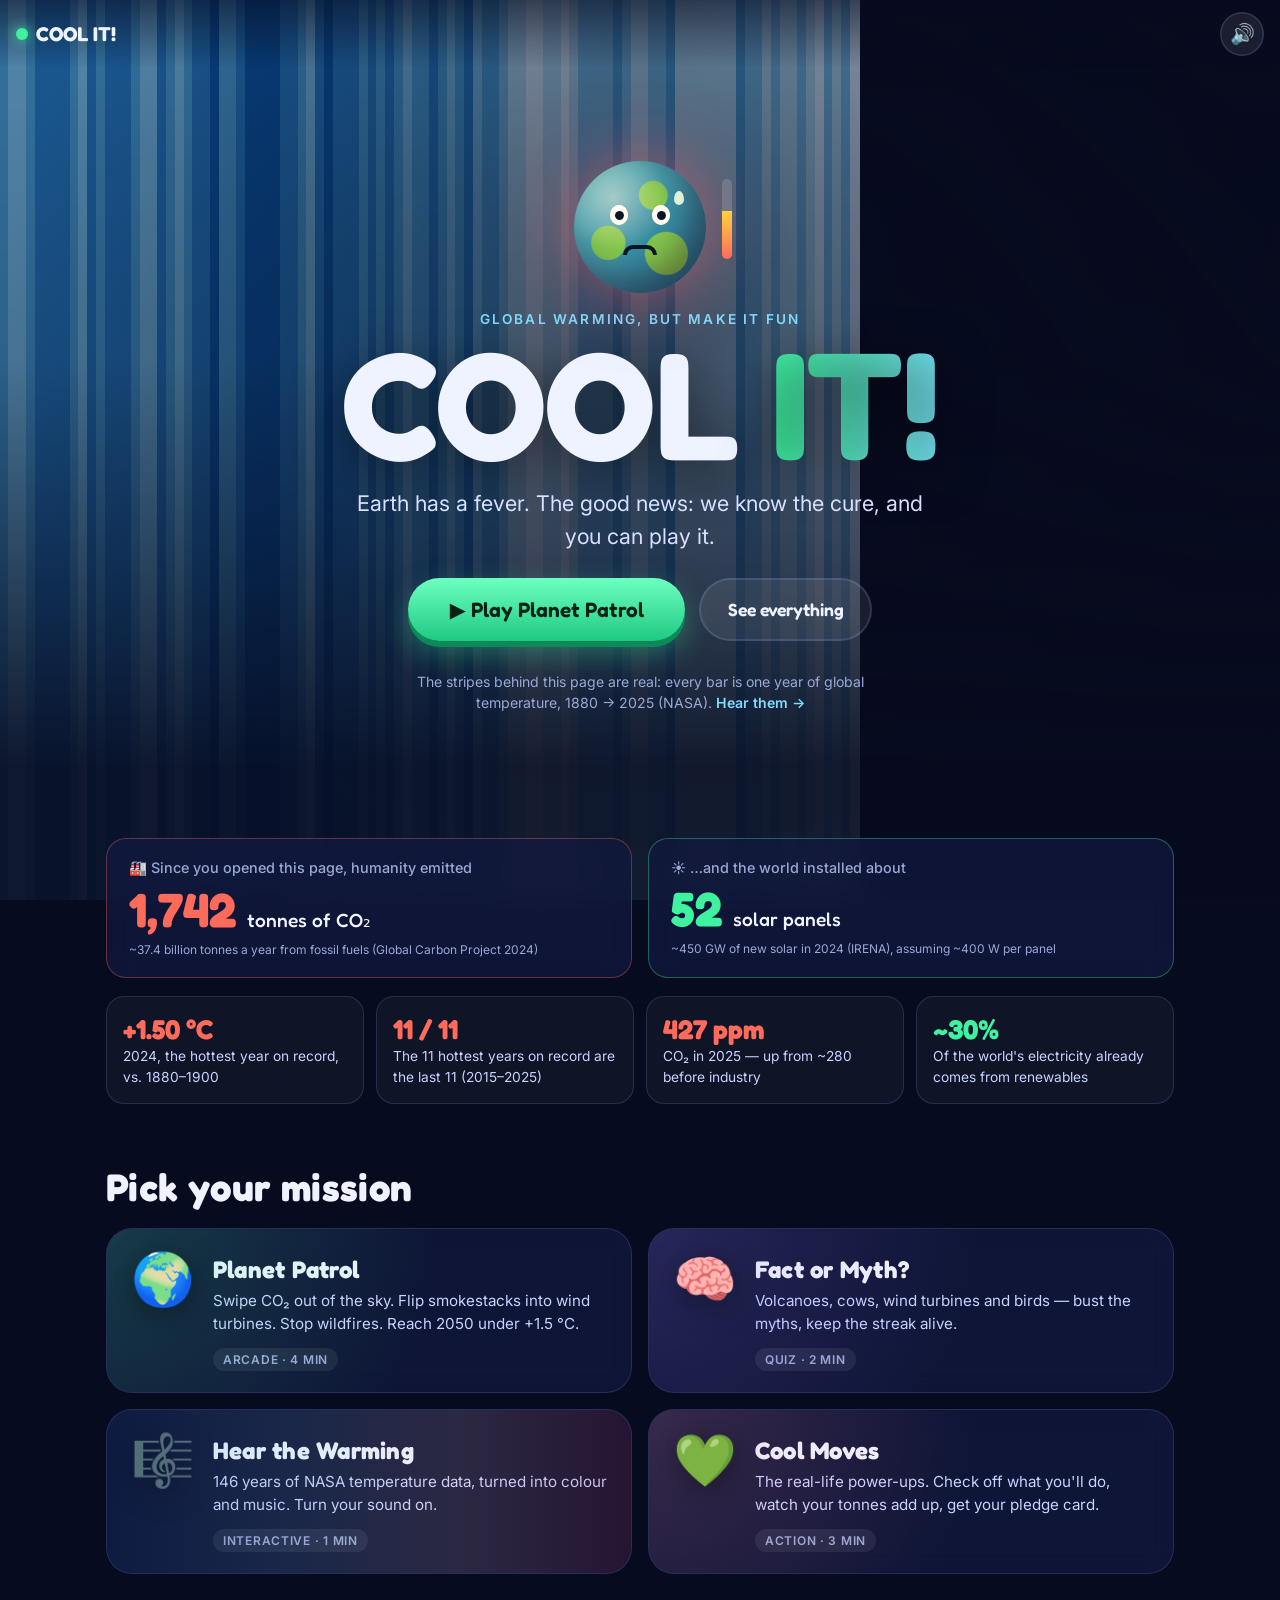
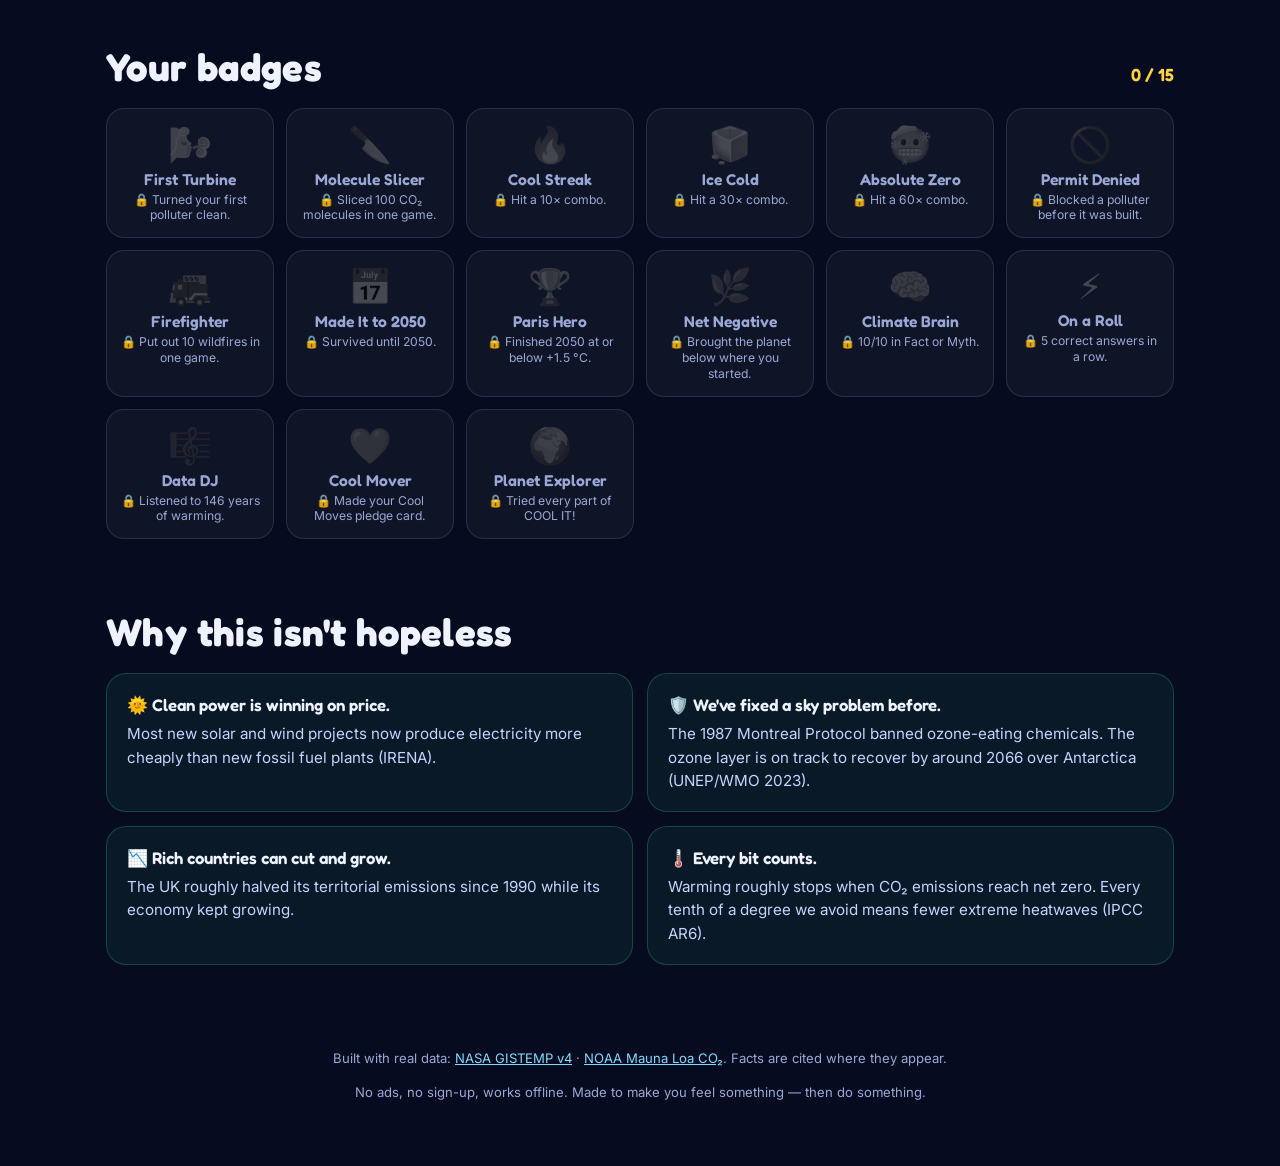
<file: index.html>
<!doctype html>
<html lang="en">
<head>
  <meta charset="utf-8" />
  <meta name="viewport" content="width=device-width, initial-scale=1, viewport-fit=cover" />
  <title>COOL IT! · Global warming, but make it fun</title>
  <meta name="description" content="A playful arcade about global warming: slice CO₂, hear 146 years of warming, bust climate myths, and find your real-life cool moves." />
  <meta name="theme-color" content="#070b1f" />
  <link rel="manifest" href="manifest.webmanifest" />
  <link rel="apple-touch-icon" href="img/icon-192.png" />
  <meta property="og:image" content="https://gcvillar9-bit.github.io/Global-Warming/img/og.png" />
  <meta property="og:url" content="https://gcvillar9-bit.github.io/Global-Warming/" />
  <meta name="twitter:card" content="summary_large_image" />
  <meta property="og:title" content="COOL IT! · Global warming, but make it fun" />
  <meta property="og:description" content="Slice CO₂, flip smokestacks into wind turbines and keep the planet under 1.5 °C. Built on real NASA & NOAA data." />
  <link rel="icon" href="data:image/svg+xml,<svg xmlns='http://www.w3.org/2000/svg' viewBox='0 0 100 100'><text y='.9em' font-size='90'>🌍</text></svg>" />
  <link rel="preconnect" href="https://fonts.googleapis.com" />
  <link rel="preconnect" href="https://fonts.gstatic.com" crossorigin />
  <link href="https://fonts.googleapis.com/css2?family=Fredoka:wght@400;500;600;700&family=Inter:wght@400;500;600&display=swap" rel="stylesheet" />
  <link rel="stylesheet" href="css/style.css" />
  <link rel="stylesheet" href="css/home.css" />
</head>
<body class="home">
  <canvas id="stripes-bg" aria-hidden="true"></canvas>
  <div class="bg-fade" aria-hidden="true"></div>

  <header class="topbar">
    <a class="brand" href="index.html"><span class="dot"></span>COOL IT!</a>
    <button id="btn-mute" class="icon-btn" title="Sound" aria-label="Toggle sound">🔊</button>
  </header>

  <main>
    <section class="hero">
      <div class="hero-planet" id="hero-planet" aria-hidden="true">
        <div class="hp-earth"><span class="hp-eye l"></span><span class="hp-eye r"></span><span class="hp-mouth"></span><span class="hp-sweat"></span></div>
        <div class="hp-thermo"><span></span></div>
      </div>
      <p class="kicker">Global warming, but make it fun</p>
      <h1 class="hero-title">COOL <span>IT!</span></h1>
      <p class="hero-lead">Earth has a fever. The good news: we know the cure, and you can play it.</p>
      <div class="hero-cta">
        <a class="btn big" href="play.html">▶ Play Planet Patrol</a>
        <a class="btn ghost" href="#modes">See everything</a>
      </div>
      <p class="stripes-note">The stripes behind this page are real: every bar is one year of global temperature, 1880 → 2025 (NASA). <a href="stripes.html">Hear them →</a></p>
    </section>

    <section class="counters" aria-label="Live counters">
      <div class="counter bad">
        <div class="c-top">🏭 Since you opened this page, humanity emitted</div>
        <div class="c-num"><span id="ctr-co2">0</span> <small>tonnes of CO₂</small></div>
        <div class="c-src">~37.4 billion tonnes a year from fossil fuels (Global Carbon Project 2024)</div>
      </div>
      <div class="counter good">
        <div class="c-top">☀️ …and the world installed about</div>
        <div class="c-num"><span id="ctr-solar">0</span> <small>solar panels</small></div>
        <div class="c-src">~450 GW of new solar in 2024 (IRENA), assuming ~400 W per panel</div>
      </div>
    </section>

    <section class="facts" aria-label="Key numbers">
      <div class="fact"><b id="fact-2024">+1.50 °C</b><span>2024, the hottest year on record, vs. 1880–1900</span></div>
      <div class="fact"><b>11 / 11</b><span>The 11 hottest years on record are the last 11 (2015–2025)</span></div>
      <div class="fact"><b id="fact-co2">427 ppm</b><span>CO₂ in 2025 — up from ~280 before industry</span></div>
      <div class="fact good"><b>~30%</b><span>Of the world's electricity already comes from renewables</span></div>
    </section>

    <section id="modes" class="modes">
      <h2>Pick your mission</h2>
      <div class="mode-grid">
        <a class="mode m-play" href="play.html">
          <div class="m-emoji">🌍</div>
          <div class="m-body">
            <h3>Planet Patrol</h3>
            <p>Swipe CO₂ out of the sky. Flip smokestacks into wind turbines. Stop wildfires. Reach 2050 under +1.5&nbsp;°C.</p>
            <span class="m-tag">Arcade · 4 min</span>
          </div>
        </a>
        <a class="mode m-quiz" href="quiz.html">
          <div class="m-emoji">🧠</div>
          <div class="m-body">
            <h3>Fact or Myth?</h3>
            <p>Volcanoes, cows, wind turbines and birds — bust the myths, keep the streak alive.</p>
            <span class="m-tag">Quiz · 2 min</span>
          </div>
        </a>
        <a class="mode m-stripes" href="stripes.html">
          <div class="m-emoji">🎼</div>
          <div class="m-body">
            <h3>Hear the Warming</h3>
            <p>146 years of NASA temperature data, turned into colour and music. Turn your sound on.</p>
            <span class="m-tag">Interactive · 1 min</span>
          </div>
        </a>
        <a class="mode m-act" href="act.html">
          <div class="m-emoji">💚</div>
          <div class="m-body">
            <h3>Cool Moves</h3>
            <p>The real-life power-ups. Check off what you'll do, watch your tonnes add up, get your pledge card.</p>
            <span class="m-tag">Action · 3 min</span>
          </div>
        </a>
      </div>
    </section>

    <section class="shelf" aria-labelledby="shelf-title">
      <div class="shelf-head">
        <h2 id="shelf-title">Your badges</h2>
        <span id="badge-count" class="badge-count">0 / 0</span>
      </div>
      <div id="badges" class="badges"></div>
    </section>

    <section class="hope">
      <h2>Why this isn't hopeless</h2>
      <div class="hope-grid">
        <div><b>🌞 Clean power is winning on price.</b> Most new solar and wind projects now produce electricity more cheaply than new fossil fuel plants (IRENA).</div>
        <div><b>🛡️ We've fixed a sky problem before.</b> The 1987 Montreal Protocol banned ozone-eating chemicals. The ozone layer is on track to recover by around 2066 over Antarctica (UNEP/WMO 2023).</div>
        <div><b>📉 Rich countries can cut and grow.</b> The UK roughly halved its territorial emissions since 1990 while its economy kept growing.</div>
        <div><b>🌡️ Every bit counts.</b> Warming roughly stops when CO₂ emissions reach net zero. Every tenth of a degree we avoid means fewer extreme heatwaves (IPCC AR6).</div>
      </div>
    </section>
  </main>

  <footer class="foot">
    <p>Built with real data: <a href="https://data.giss.nasa.gov/gistemp/" rel="noopener">NASA GISTEMP v4</a> · <a href="https://gml.noaa.gov/ccgg/trends/" rel="noopener">NOAA Mauna Loa CO₂</a>. Facts are cited where they appear.</p>
    <p>No ads, no sign-up, works offline. Made to make you feel something — then do something.</p>
  </footer>

  <script src="js/climate-data.js"></script>
  <script src="js/audio.js"></script>
  <script src="js/fx.js"></script>
  <script src="js/home.js"></script>
</body>
</html>
</file>
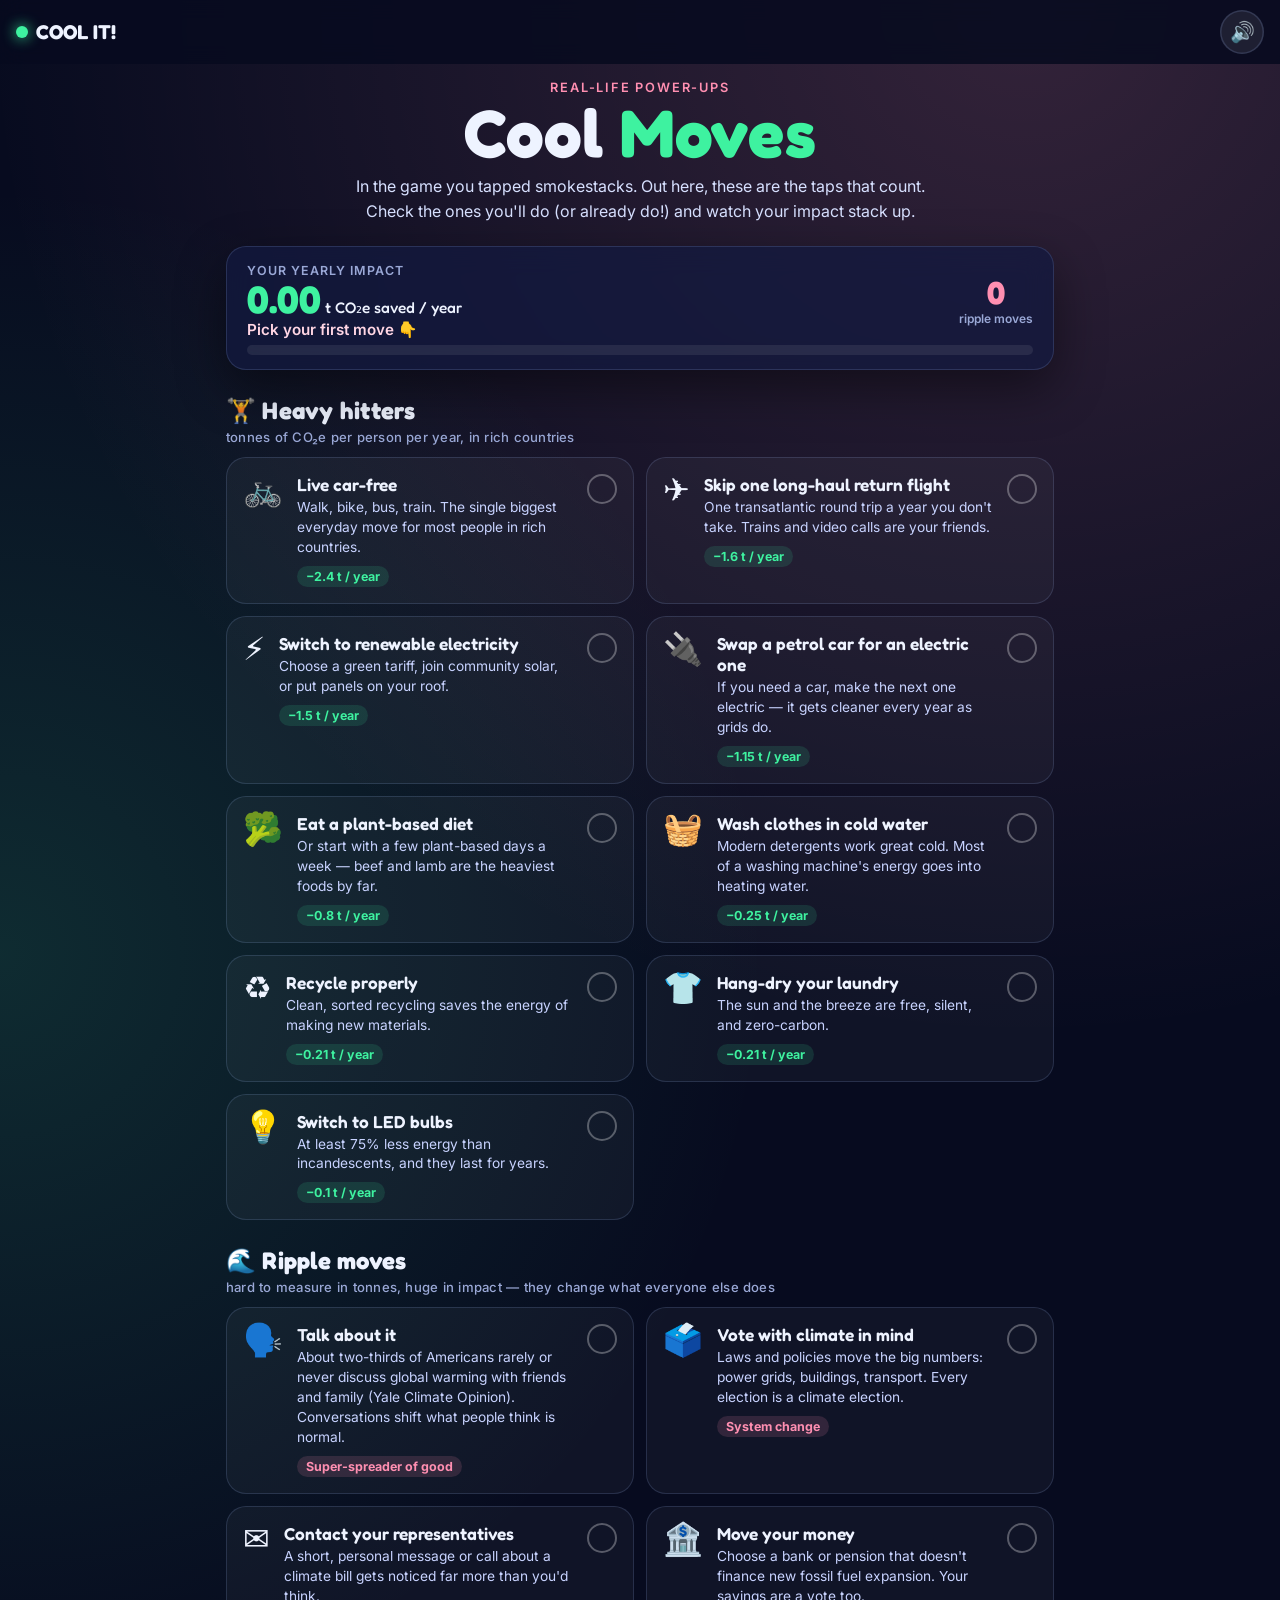
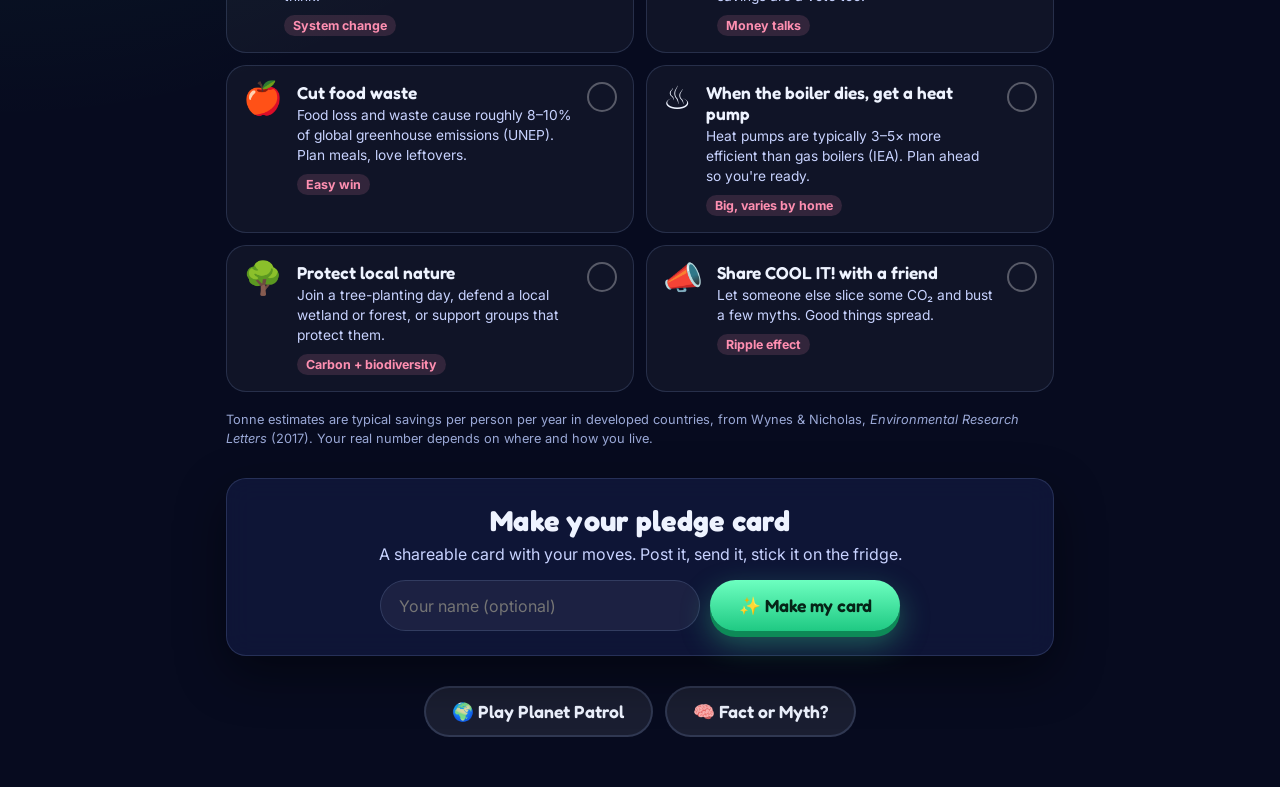
<file: act.html>
<!doctype html>
<html lang="en">
<head>
  <meta charset="utf-8" />
  <meta name="viewport" content="width=device-width, initial-scale=1, viewport-fit=cover" />
  <title>Cool Moves · COOL IT!</title>
  <meta name="description" content="The real-life power-ups against global warming. Pick your moves, watch the tonnes add up, and make your pledge card." />
  <meta name="theme-color" content="#070b1f" />
  <link rel="manifest" href="manifest.webmanifest" />
  <link rel="apple-touch-icon" href="img/icon-192.png" />
  <meta property="og:image" content="https://gcvillar9-bit.github.io/Global-Warming/img/og.png" />
  <meta property="og:title" content="Cool Moves · COOL IT!" />
  <meta property="og:url" content="https://gcvillar9-bit.github.io/Global-Warming/act.html" />
  <meta name="twitter:card" content="summary_large_image" />
  <link rel="icon" href="data:image/svg+xml,<svg xmlns='http://www.w3.org/2000/svg' viewBox='0 0 100 100'><text y='.9em' font-size='90'>💚</text></svg>" />
  <link rel="preconnect" href="https://fonts.googleapis.com" />
  <link rel="preconnect" href="https://fonts.gstatic.com" crossorigin />
  <link href="https://fonts.googleapis.com/css2?family=Fredoka:wght@400;500;600;700&family=Inter:wght@400;500;600&display=swap" rel="stylesheet" />
  <link rel="stylesheet" href="css/style.css" />
  <link rel="stylesheet" href="css/act.css" />
</head>
<body class="act">
  <header class="topbar">
    <a class="brand" href="index.html"><span class="dot"></span>COOL IT!</a>
    <button id="btn-mute" class="icon-btn" title="Sound" aria-label="Toggle sound">🔊</button>
  </header>

  <main class="a-main">
    <section class="a-hero">
      <div class="kicker">Real-life power-ups</div>
      <h1>Cool <span>Moves</span></h1>
      <p>In the game you tapped smokestacks. Out here, these are the taps that count. Check the ones you'll do (or already do!) and watch your impact stack up.</p>
    </section>

    <div id="meter" class="meter panel">
      <div class="m-left">
        <div class="m-label">Your yearly impact</div>
        <div class="m-num"><span id="tonnes">0.0</span><small> t CO₂e saved / year</small></div>
        <div id="tier" class="m-tier">Pick your first move 👇</div>
      </div>
      <div class="m-right">
        <div class="m-ripples"><span id="ripples">0</span><small>ripple moves</small></div>
      </div>
      <div class="m-bar"><div id="bar" class="m-fill"></div></div>
    </div>

    <h2 class="sec">🏋️ Heavy hitters <small>tonnes of CO₂e per person per year, in rich countries</small></h2>
    <div id="list-big" class="moves"></div>

    <h2 class="sec">🌊 Ripple moves <small>hard to measure in tonnes, huge in impact — they change what everyone else does</small></h2>
    <div id="list-ripple" class="moves"></div>

    <p class="note">Tonne estimates are typical savings per person per year in developed countries, from Wynes &amp; Nicholas, <i>Environmental Research Letters</i> (2017). Your real number depends on where and how you live.</p>

    <section id="pledge" class="pledge panel">
      <h2>Make your pledge card</h2>
      <p>A shareable card with your moves. Post it, send it, stick it on the fridge.</p>
      <div class="p-form">
        <label class="sr-only" for="pname">Your name</label>
        <input id="pname" type="text" maxlength="28" placeholder="Your name (optional)" autocomplete="given-name" />
        <button id="btn-make" class="btn">✨ Make my card</button>
      </div>
      <div id="card-out" class="card-out">
        <canvas id="pcard" width="1080" height="1350" hidden></canvas>
        <img id="pcard-img" alt="Your Cool Moves pledge card" />
        <p class="save-tip">Press and hold the card (or right-click it) to save the image.</p>
        <div class="row">
          <a id="btn-dl" class="btn" download="my-cool-moves.png" href="#">⬇️ Download PNG</a>
          <button id="btn-share" class="btn ghost">Share</button>
        </div>
      </div>
    </section>

    <div class="a-foot row">
      <a class="btn ghost" href="play.html">🌍 Play Planet Patrol</a>
      <a class="btn ghost" href="quiz.html">🧠 Fact or Myth?</a>
    </div>
  </main>

  <script src="js/climate-data.js"></script>
  <script src="js/audio.js"></script>
  <script src="js/fx.js"></script>
  <script src="js/act.js"></script>
</body>
</html>
</file>
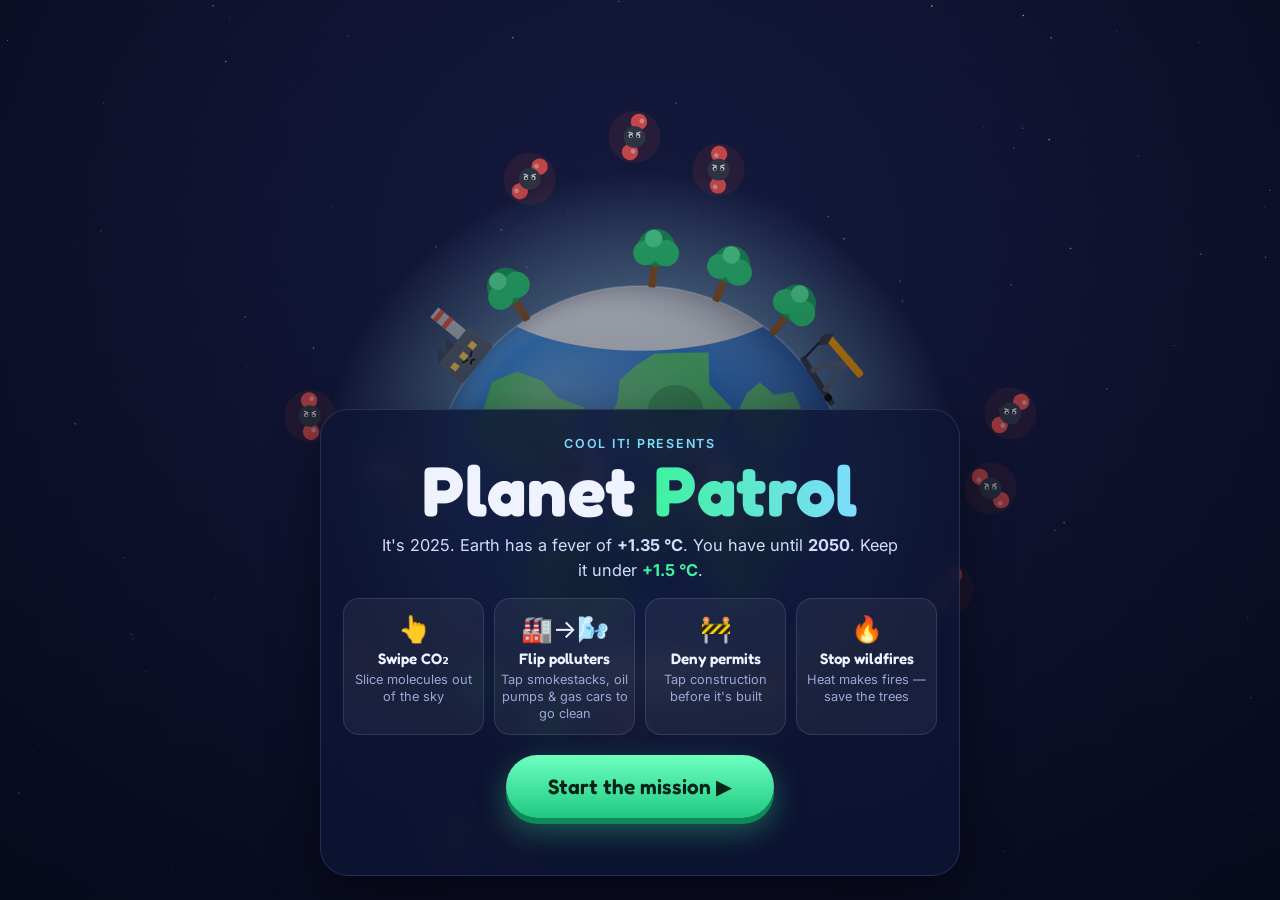
<file: play.html>
<!doctype html>
<html lang="en">
<head>
  <meta charset="utf-8" />
  <meta name="viewport" content="width=device-width, initial-scale=1, viewport-fit=cover, user-scalable=no" />
  <title>Planet Patrol · COOL IT!</title>
  <meta name="description" content="Slice CO₂, flip smokestacks into wind turbines, and keep the planet under +1.5 °C until 2050." />
  <meta name="theme-color" content="#070b1f" />
  <link rel="manifest" href="manifest.webmanifest" />
  <link rel="apple-touch-icon" href="img/icon-192.png" />
  <meta property="og:image" content="https://gcvillar9-bit.github.io/Global-Warming/img/og.png" />
  <meta property="og:title" content="Planet Patrol · COOL IT!" />
  <meta property="og:url" content="https://gcvillar9-bit.github.io/Global-Warming/play.html" />
  <meta name="twitter:card" content="summary_large_image" />
  <link rel="icon" href="data:image/svg+xml,<svg xmlns='http://www.w3.org/2000/svg' viewBox='0 0 100 100'><text y='.9em' font-size='90'>🌍</text></svg>" />
  <link rel="preconnect" href="https://fonts.googleapis.com" />
  <link rel="preconnect" href="https://fonts.gstatic.com" crossorigin />
  <link href="https://fonts.googleapis.com/css2?family=Fredoka:wght@400;500;600;700&family=Inter:wght@400;500;600&display=swap" rel="stylesheet" />
  <link rel="stylesheet" href="css/style.css" />
  <link rel="stylesheet" href="css/play.css" />
</head>
<body class="play">
  <canvas id="game" aria-label="Planet Patrol game. Tap or swipe to slice CO2 molecules and convert polluters."></canvas>

  <!-- HUD -->
  <div id="hud" class="hud hidden">
    <div class="hud-left">
      <a href="index.html" class="icon-btn" title="Back to menu" aria-label="Back to menu">🏠</a>
    </div>
    <div class="hud-center">
      <div class="year-row">
        <span id="hud-year" class="year">2025</span>
        <span id="hud-chapter" class="chapter">Chapter 1</span>
      </div>
      <div class="progress"><div id="hud-progress" class="progress-fill"></div>
        <i style="left:20%"></i><i style="left:40%"></i><i style="left:60%"></i><i style="left:80%"></i>
      </div>
    </div>
    <div class="hud-right">
      <button id="btn-mute" class="icon-btn" title="Sound (M)" aria-label="Toggle sound">🔊</button>
      <button id="btn-pause" class="icon-btn" title="Pause (P)" aria-label="Pause">⏸</button>
    </div>
  </div>

  <div id="score-box" class="score-box hidden">
    <div class="score-label">Cool points</div>
    <div id="hud-score" class="score">0</div>
    <div id="hud-combo" class="combo">×1</div>
  </div>

  <div id="thermo" class="thermo hidden" aria-label="Global temperature">
    <div class="thermo-read"><span id="hud-temp">+1.35</span><small>°C</small></div>
    <div class="thermo-tube">
      <div id="thermo-fill" class="thermo-fill"></div>
      <div class="thermo-mark m15"><span>1.5°</span></div>
      <div class="thermo-mark m20"><span>2.0°</span></div>
    </div>
    <div class="thermo-bulb"></div>
    <div class="ppm"><span id="hud-ppm">427</span> ppm</div>
  </div>

  <div id="vignette" class="vignette"></div>
  <div id="banner" class="banner" aria-live="polite"></div>

  <!-- Title screen -->
  <section id="screen-title" class="overlay show">
    <div class="title-card">
      <div class="kicker">COOL IT! presents</div>
      <h1 class="game-title">Planet <span>Patrol</span></h1>
      <p class="lead">It's 2025. Earth has a fever of <b>+1.35&nbsp;°C</b>. You have until <b>2050</b>. Keep it under <b class="mint">+1.5&nbsp;°C</b>.</p>
      <div class="howto">
        <div class="how"><div class="how-ico">👆</div><b>Swipe CO₂</b><span>Slice molecules out of the sky</span></div>
        <div class="how"><div class="how-ico">🏭→🌬️</div><b>Flip polluters</b><span>Tap smokestacks, oil pumps &amp; gas cars to go clean</span></div>
        <div class="how"><div class="how-ico">🚧</div><b>Deny permits</b><span>Tap construction before it's built</span></div>
        <div class="how"><div class="how-ico">🔥</div><b>Stop wildfires</b><span>Heat makes fires — save the trees</span></div>
      </div>
      <button id="btn-start" class="btn big">Start the mission ▶</button>
      <div id="best-line" class="best-line"></div>
    </div>
  </section>

  <!-- Upgrade picker -->
  <section id="screen-upgrade" class="overlay">
    <div class="upgrade-wrap">
      <div class="kicker" id="up-kicker">2030 · Policy window open</div>
      <h2 class="up-title">Pick a real-world solution</h2>
      <p class="up-sub">Each one is a real thing humanity is already doing. Choose wisely.</p>
      <div id="cards" class="cards"></div>
    </div>
  </section>

  <!-- Pause -->
  <section id="screen-pause" class="overlay">
    <div class="title-card small">
      <h2>Paused</h2>
      <p class="lead">The planet will wait. (The real one won't.)</p>
      <div id="pause-upgrades" class="pause-upgrades"></div>
      <div class="row">
        <button id="btn-resume" class="btn">Resume</button>
        <a href="index.html" class="btn ghost">Menu</a>
      </div>
    </div>
  </section>

  <!-- Results -->
  <section id="screen-over" class="overlay">
    <div class="title-card results">
      <div class="kicker" id="over-kicker">2050</div>
      <h2 id="over-title" class="over-title">You made it!</h2>
      <div id="stars" class="stars"><span>★</span><span>★</span><span>★</span></div>
      <div class="final-temp"><span id="over-temp">+1.42</span><small>°C</small></div>
      <p id="over-msg" class="lead"></p>
      <div id="over-stats" class="stats"></div>
      <div class="realworld">
        <b>🌎 Reality check</b>
        <p>In the real world, today's policies point to about <b>+3.1&nbsp;°C</b> by 2100 — or 2.6–2.8&nbsp;°C if countries keep their current pledges (UNEP Emissions Gap Report 2024). Every move you made in this game has a real-world twin — and every tenth of a degree avoided means fewer heatwaves, fires and floods.</p>
      </div>
      <div class="row">
        <button id="btn-again" class="btn">Play again ↻</button>
        <button id="btn-share" class="btn ghost">Share score</button>
      </div>
      <div class="row small-links">
        <a href="quiz.html">🧠 Fact or Myth?</a>
        <a href="stripes.html">🎼 Hear the warming</a>
        <a href="act.html">💚 Real-life cool moves</a>
      </div>
    </div>
  </section>

  <script src="js/audio.js"></script>
  <script src="js/fx.js"></script>
  <script src="js/game.js"></script>
</body>
</html>
</file>
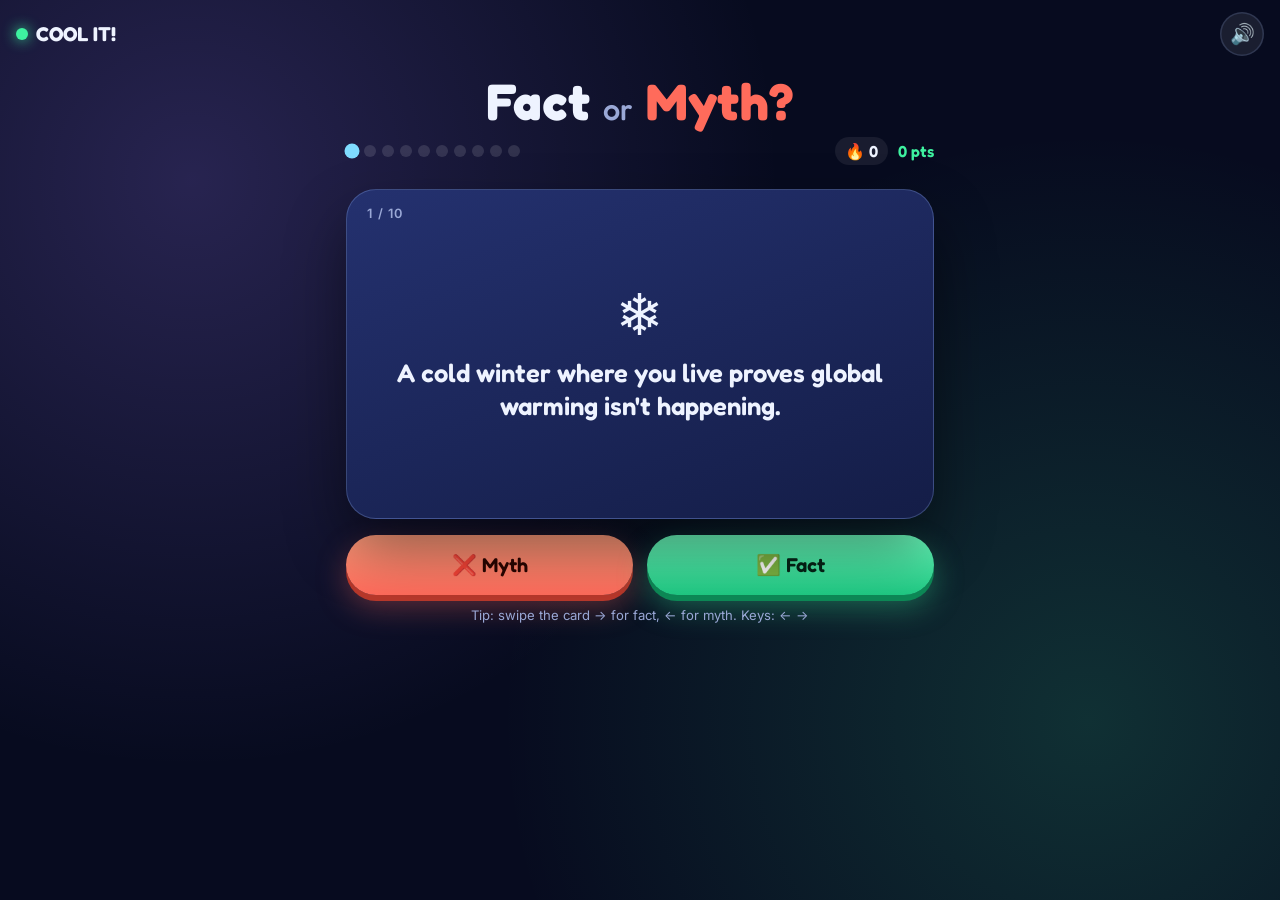
<file: quiz.html>
<!doctype html>
<html lang="en">
<head>
  <meta charset="utf-8" />
  <meta name="viewport" content="width=device-width, initial-scale=1, viewport-fit=cover" />
  <title>Fact or Myth? · COOL IT!</title>
  <meta name="description" content="Swipe right for fact, left for myth. Bust the biggest global warming myths and keep your streak alive." />
  <meta name="theme-color" content="#070b1f" />
  <link rel="manifest" href="manifest.webmanifest" />
  <link rel="apple-touch-icon" href="img/icon-192.png" />
  <meta property="og:image" content="https://gcvillar9-bit.github.io/Global-Warming/img/og.png" />
  <meta property="og:title" content="Fact or Myth? · COOL IT!" />
  <meta property="og:url" content="https://gcvillar9-bit.github.io/Global-Warming/quiz.html" />
  <meta name="twitter:card" content="summary_large_image" />
  <link rel="icon" href="data:image/svg+xml,<svg xmlns='http://www.w3.org/2000/svg' viewBox='0 0 100 100'><text y='.9em' font-size='90'>🧠</text></svg>" />
  <link rel="preconnect" href="https://fonts.googleapis.com" />
  <link rel="preconnect" href="https://fonts.gstatic.com" crossorigin />
  <link href="https://fonts.googleapis.com/css2?family=Fredoka:wght@400;500;600;700&family=Inter:wght@400;500;600&display=swap" rel="stylesheet" />
  <link rel="stylesheet" href="css/style.css" />
  <link rel="stylesheet" href="css/quiz.css" />
</head>
<body class="quiz">
  <header class="topbar">
    <a class="brand" href="index.html"><span class="dot"></span>COOL IT!</a>
    <button id="btn-mute" class="icon-btn" title="Sound" aria-label="Toggle sound">🔊</button>
  </header>

  <main class="q-main">
    <div class="q-head">
      <h1>Fact <span class="or">or</span> <span class="myth">Myth?</span></h1>
      <div class="q-meta">
        <div id="dots" class="dots" aria-label="Progress"></div>
        <div class="q-score"><span id="streak" class="streak">🔥 0</span><span id="score" class="pts">0 pts</span></div>
      </div>
    </div>

    <div id="stage" class="stage">
      <div id="hint-left" class="hint left">❌ MYTH</div>
      <div id="hint-right" class="hint right">FACT ✅</div>
      <!-- cards go here -->
    </div>

    <div id="answer-row" class="answer-row">
      <button id="btn-myth" class="btn hot answer">❌ Myth</button>
      <button id="btn-fact" class="btn answer">✅ Fact</button>
    </div>
    <p id="swipe-tip" class="swipe-tip">Tip: swipe the card → for fact, ← for myth. Keys: ← →</p>

    <section id="explain" class="explain" aria-live="polite">
      <div id="verdict" class="verdict"></div>
      <p id="why" class="why"></p>
      <p id="src" class="src"></p>
      <button id="btn-next" class="btn">Next →</button>
    </section>

    <section id="final" class="final">
      <div class="final-card">
        <div class="kicker">Round complete</div>
        <div id="final-emoji" class="final-emoji">🧠</div>
        <h2 id="final-title">Climate Brain</h2>
        <div class="final-score"><span id="final-right">0</span><small>/10</small></div>
        <p id="final-msg" class="final-msg"></p>
        <div class="row">
          <button id="btn-again" class="btn">New round ↻</button>
          <a class="btn ghost" href="play.html">🌍 Play Planet Patrol</a>
        </div>
        <p class="more"><a href="stripes.html">🎼 Hear the warming</a> · <a href="act.html">💚 Cool moves</a></p>
      </div>
    </section>
  </main>

  <script src="js/audio.js"></script>
  <script src="js/fx.js"></script>
  <script src="js/quiz.js"></script>
</body>
</html>
</file>
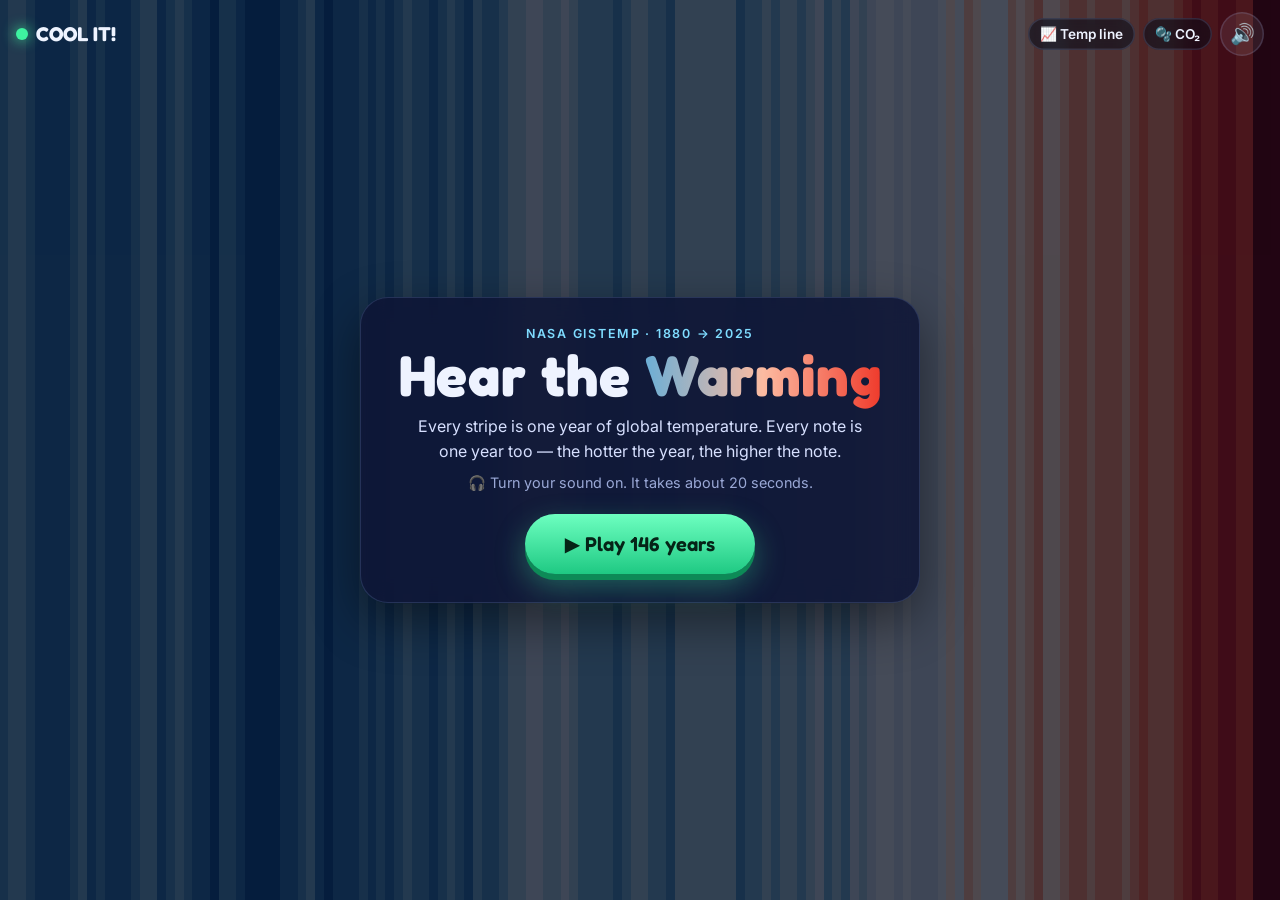
<file: stripes.html>
<!doctype html>
<html lang="en">
<head>
  <meta charset="utf-8" />
  <meta name="viewport" content="width=device-width, initial-scale=1, viewport-fit=cover" />
  <title>Hear the Warming · COOL IT!</title>
  <meta name="description" content="146 years of NASA global temperature data as warming stripes — and as music. One note per year." />
  <meta name="theme-color" content="#070b1f" />
  <link rel="manifest" href="manifest.webmanifest" />
  <link rel="apple-touch-icon" href="img/icon-192.png" />
  <meta property="og:image" content="https://gcvillar9-bit.github.io/Global-Warming/img/og.png" />
  <meta property="og:title" content="Hear the Warming · COOL IT!" />
  <meta property="og:url" content="https://gcvillar9-bit.github.io/Global-Warming/stripes.html" />
  <meta name="twitter:card" content="summary_large_image" />
  <link rel="icon" href="data:image/svg+xml,<svg xmlns='http://www.w3.org/2000/svg' viewBox='0 0 100 100'><text y='.9em' font-size='90'>🎼</text></svg>" />
  <link rel="preconnect" href="https://fonts.googleapis.com" />
  <link rel="preconnect" href="https://fonts.gstatic.com" crossorigin />
  <link href="https://fonts.googleapis.com/css2?family=Fredoka:wght@400;500;600;700&family=Inter:wght@400;500;600&display=swap" rel="stylesheet" />
  <link rel="stylesheet" href="css/style.css" />
  <link rel="stylesheet" href="css/stripes.css" />
</head>
<body class="stripes-page">
  <canvas id="cv" aria-label="Warming stripes: global temperature from 1880 to 2025"></canvas>

  <header class="topbar">
    <a class="brand" href="index.html"><span class="dot"></span>COOL IT!</a>
    <div class="tb-right">
      <button id="btn-line" class="chip" aria-pressed="false" title="Overlay the temperature line">📈 Temp line</button>
      <button id="btn-co2" class="chip" aria-pressed="false" title="Overlay Mauna Loa CO₂">🫧 CO₂</button>
      <button id="btn-mute" class="icon-btn" title="Sound" aria-label="Toggle sound">🔊</button>
    </div>
  </header>

  <div id="readout" class="readout">
    <div id="ro-year" class="ro-year">1880</div>
    <div class="ro-row">
      <span id="ro-temp" class="ro-temp">−0.0 °C</span>
      <span id="ro-co2" class="ro-co2"></span>
    </div>
    <div id="ro-caption" class="ro-caption"></div>
  </div>

  <section id="intro" class="intro show">
    <div class="intro-card">
      <div class="kicker">NASA GISTEMP · 1880 → 2025</div>
      <h1>Hear the <span>Warming</span></h1>
      <p>Every stripe is one year of global temperature. Every note is one year too — the hotter the year, the higher the note.</p>
      <p class="small">🎧 Turn your sound on. It takes about 20 seconds.</p>
      <button id="btn-play" class="btn big">▶ Play 146 years</button>
    </div>
  </section>

  <section id="outro" class="outro">
    <div class="outro-card">
      <p class="big-line">That high-pitched ending is the sound of <b>now</b>.</p>
      <p>Drag across the stripes to explore any year. Then go do something about the next ones.</p>
      <div class="row">
        <button id="btn-replay" class="btn ghost">↻ Play again</button>
        <a class="btn" href="play.html">🌍 Cool the planet</a>
      </div>
    </div>
  </section>

  <script src="js/climate-data.js"></script>
  <script src="js/audio.js"></script>
  <script src="js/fx.js"></script>
  <script src="js/stripes.js"></script>
</body>
</html>
</file>
<file: css/style.css>
/* COOL IT! — shared styles */
:root {
  color-scheme: dark;
  --bg: #070b1f;
  --bg-2: #0e1535;
  --panel: rgba(18, 26, 64, 0.72);
  --panel-solid: #141d47;
  --line: rgba(160, 190, 255, 0.16);
  --text: #eef3ff;
  --muted: #9aa8d6;
  --mint: #3ef2a0;
  --mint-2: #1fc983;
  --ice: #7fdcff;
  --sun: #ffd23f;
  --coral: #ff6b5b;
  --hot: #ff3d3d;
  --violet: #9b7bff;
  --radius: 20px;
  --shadow: 0 18px 50px rgba(0, 0, 0, 0.45);
  --font-fun: "Fredoka", "Baloo 2", "Trebuchet MS", system-ui, sans-serif;
  --font-body: "Inter", system-ui, -apple-system, "Segoe UI", Roboto, sans-serif;
}

* { box-sizing: border-box; }

html, body {
  margin: 0;
  padding: 0;
  background: var(--bg);
  color: var(--text);
  font-family: var(--font-body);
  -webkit-font-smoothing: antialiased;
  -webkit-tap-highlight-color: transparent;
}

a { color: var(--ice); }

h1, h2, h3, .fun { font-family: var(--font-fun); letter-spacing: 0.01em; }

button {
  font: inherit;
  color: inherit;
  cursor: pointer;
  border: 0;
  background: none;
}

.btn {
  display: inline-flex;
  align-items: center;
  justify-content: center;
  gap: 0.5em;
  padding: 0.85em 1.6em;
  border-radius: 999px;
  font-family: var(--font-fun);
  font-weight: 600;
  font-size: 1.1rem;
  text-decoration: none;
  color: #052417;
  background: linear-gradient(180deg, #6dffc0, var(--mint-2));
  box-shadow: 0 6px 0 #0d8a57, 0 12px 30px rgba(62, 242, 160, 0.35);
  transition: transform 0.12s ease, box-shadow 0.12s ease, filter 0.2s;
  user-select: none;
}
.btn:hover { filter: brightness(1.08); transform: translateY(-2px); box-shadow: 0 8px 0 #0d8a57, 0 16px 34px rgba(62, 242, 160, 0.45); }
.btn:active { transform: translateY(4px); box-shadow: 0 2px 0 #0d8a57, 0 6px 16px rgba(62, 242, 160, 0.3); }
.btn.ghost {
  color: var(--text);
  background: rgba(255, 255, 255, 0.08);
  box-shadow: inset 0 0 0 2px var(--line);
}
.btn.ghost:hover { background: rgba(255, 255, 255, 0.14); }
.btn.hot {
  color: #2a0500;
  background: linear-gradient(180deg, #ff9b7a, var(--coral));
  box-shadow: 0 6px 0 #b8382b, 0 12px 30px rgba(255, 107, 91, 0.35);
}
.btn.hot:active { box-shadow: 0 2px 0 #b8382b; }

.icon-btn {
  width: 44px;
  height: 44px;
  border-radius: 50%;
  display: inline-grid;
  place-items: center;
  font-size: 20px;
  background: rgba(255, 255, 255, 0.08);
  box-shadow: inset 0 0 0 1.5px var(--line);
  transition: background 0.2s, transform 0.12s;
  text-decoration: none;
  color: var(--text);
}
.icon-btn:hover { background: rgba(255, 255, 255, 0.16); }
.icon-btn:active { transform: scale(0.92); }

.panel {
  background: var(--panel);
  border: 1px solid var(--line);
  border-radius: var(--radius);
  backdrop-filter: blur(14px);
  -webkit-backdrop-filter: blur(14px);
  box-shadow: var(--shadow);
}

.topbar {
  position: fixed;
  top: 0;
  left: 0;
  right: 0;
  display: flex;
  align-items: center;
  justify-content: space-between;
  gap: 12px;
  padding: 12px 16px;
  z-index: 50;
  pointer-events: none;
}
.topbar > * { pointer-events: auto; }

.brand {
  font-family: var(--font-fun);
  font-weight: 700;
  font-size: 1.25rem;
  color: var(--text);
  text-decoration: none;
  display: inline-flex;
  align-items: center;
  gap: 8px;
}
.brand .dot { display: inline-block; width: 12px; height: 12px; border-radius: 50%; background: var(--mint); box-shadow: 0 0 14px var(--mint); }

/* toasts */
.toasts {
  position: fixed;
  left: 50%;
  bottom: 18px;
  transform: translateX(-50%);
  display: flex;
  flex-direction: column;
  gap: 8px;
  align-items: center;
  z-index: 200;
  pointer-events: none;
  width: min(560px, calc(100vw - 32px));
}
.toast {
  pointer-events: none;
  padding: 12px 16px;
  border-radius: 16px;
  background: rgba(14, 21, 53, 0.92);
  border: 1px solid var(--line);
  box-shadow: var(--shadow);
  font-size: 0.95rem;
  line-height: 1.35;
  display: flex;
  gap: 10px;
  align-items: flex-start;
  animation: toast-in 0.45s cubic-bezier(.2, 1.4, .4, 1) both;
  width: 100%;
}
.toast.out { animation: toast-out 0.35s ease both; }
.toast .t-icon { font-size: 1.5rem; line-height: 1; }
.toast b { font-family: var(--font-fun); font-weight: 600; }
.toast small { color: var(--muted); display: block; margin-top: 2px; }
.toast.badge { border-color: rgba(255, 210, 63, 0.6); box-shadow: 0 0 30px rgba(255, 210, 63, 0.25), var(--shadow); }

@keyframes toast-in { from { opacity: 0; transform: translateY(24px) scale(0.9); } to { opacity: 1; transform: none; } }
@keyframes toast-out { to { opacity: 0; transform: translateY(12px) scale(0.95); } }

@keyframes pop-in { 0% { transform: scale(0.6); opacity: 0; } 60% { transform: scale(1.06); opacity: 1; } 100% { transform: scale(1); } }
@keyframes float { 0%, 100% { transform: translateY(0); } 50% { transform: translateY(-10px); } }
@keyframes wiggle { 0%, 100% { transform: rotate(0); } 25% { transform: rotate(-4deg); } 75% { transform: rotate(4deg); } }

.sr-only { position: absolute; width: 1px; height: 1px; overflow: hidden; clip: rect(0 0 0 0); white-space: nowrap; }

@media (prefers-reduced-motion: reduce) {
  *, *::before, *::after { animation-duration: 0.01ms !important; animation-iteration-count: 1 !important; transition-duration: 0.01ms !important; }
}
</file>
<file: css/home.css>
/* COOL IT! — home hub */
body.home { min-height: 100vh; overflow-x: hidden; background: transparent; }

#stripes-bg {
  position: fixed;
  inset: 0;
  width: 100%;
  height: 100%;
  z-index: -2;
}
.bg-fade {
  position: fixed;
  inset: 0;
  z-index: -1;
  background:
    radial-gradient(ellipse at 50% 35%, rgba(7, 11, 31, 0.55) 0%, rgba(7, 11, 31, 0.15) 70%),
    linear-gradient(180deg, rgba(7, 11, 31, 0.1) 0%, rgba(7, 11, 31, 0.25) 40%, rgba(7, 11, 31, 0.9) 85%);
  transition: background 0.3s;
}
body.scrolled .bg-fade {
  background: rgba(7, 11, 31, 0.86);
}

.topbar { background: linear-gradient(180deg, rgba(7, 11, 31, 0.6), transparent); }

main { width: min(1100px, 100%); margin: 0 auto; padding: 0 16px; }

/* ---------- Hero ---------- */
.hero {
  min-height: 92vh;
  display: flex;
  flex-direction: column;
  align-items: center;
  justify-content: center;
  text-align: center;
  padding: 90px 0 30px;
}
.hero .kicker { font-size: 0.85rem; font-weight: 600; letter-spacing: 0.16em; text-transform: uppercase; color: var(--ice); margin: 18px 0 0; }
.hero-title {
  margin: 4px 0 6px;
  font-size: clamp(4rem, 18vw, 9.5rem);
  line-height: 0.95;
  font-weight: 700;
  letter-spacing: -0.01em;
  text-shadow: 0 10px 50px rgba(0, 0, 0, 0.5);
}
.hero-title span {
  background: linear-gradient(90deg, var(--mint), var(--ice) 60%, #b8f3ff);
  -webkit-background-clip: text;
  background-clip: text;
  color: transparent;
  display: inline-block;
  animation: shimmer 4s ease-in-out infinite;
  background-size: 200% 100%;
}
@keyframes shimmer { 50% { background-position: 100% 0; } }
.hero-lead { font-size: clamp(1.05rem, 2.6vw, 1.35rem); color: #d7e0ff; max-width: 600px; margin: 6px auto 26px; line-height: 1.5; }
.hero-cta { display: flex; gap: 14px; flex-wrap: wrap; justify-content: center; }
.btn.big { font-size: 1.3rem; padding: 0.9em 2em; }
.stripes-note { margin-top: 30px; color: var(--muted); font-size: 0.88rem; max-width: 520px; line-height: 1.5; }
.stripes-note a { font-weight: 600; text-decoration: none; }

/* Cute CSS planet that cools down when you poke it */
.hero-planet { position: relative; width: 132px; height: 132px; cursor: pointer; animation: float 4s ease-in-out infinite; }
.hp-earth {
  position: absolute;
  inset: 0;
  border-radius: 50%;
  background:
    radial-gradient(circle at 30% 28%, rgba(255, 255, 255, 0.35), transparent 40%),
    radial-gradient(circle at 70% 70%, #2fd07b 0 16%, transparent 17%),
    radial-gradient(circle at 26% 62%, #2fd07b 0 13%, transparent 14%),
    radial-gradient(circle at 60% 26%, #2fd07b 0 11%, transparent 12%),
    linear-gradient(135deg, #3fa9ff, #1659c7);
  box-shadow: 0 0 60px rgba(127, 220, 255, 0.45), inset -14px -16px 30px rgba(0, 0, 40, 0.4);
  transition: filter 0.6s, box-shadow 0.6s;
}
.hero-planet.hot .hp-earth { filter: sepia(0.5) saturate(1.6) hue-rotate(-25deg); box-shadow: 0 0 70px rgba(255, 90, 50, 0.6), inset -14px -16px 30px rgba(40, 0, 0, 0.4); }
.hp-eye { position: absolute; top: 44px; width: 18px; height: 20px; border-radius: 50%; background: #fff; }
.hp-eye::after { content: ""; position: absolute; left: 5px; top: 6px; width: 9px; height: 9px; border-radius: 50%; background: #0b1030; }
.hp-eye.l { left: 36px; }
.hp-eye.r { right: 36px; }
.hp-mouth { position: absolute; left: 50%; top: 76px; width: 34px; height: 16px; margin-left: -17px; border: 4px solid #0b1030; border-top: 0; border-radius: 0 0 30px 30px; transition: all 0.4s; }
.hero-planet.hot .hp-mouth { height: 10px; top: 84px; border-radius: 30px 30px 0 0; border-top: 4px solid #0b1030; border-bottom: 0; }
.hp-sweat { position: absolute; right: 22px; top: 30px; width: 10px; height: 14px; border-radius: 50% 50% 50% 50% / 60% 60% 40% 40%; background: #9fe3ff; opacity: 0; transition: opacity 0.4s; }
.hero-planet.hot .hp-sweat { opacity: 1; animation: drip 1.2s ease-in infinite; }
@keyframes drip { from { transform: translateY(0); opacity: 1; } to { transform: translateY(22px); opacity: 0; } }
.hp-thermo { position: absolute; right: -26px; top: 18px; width: 10px; height: 80px; border-radius: 8px; background: rgba(255, 255, 255, 0.15); overflow: hidden; }
.hp-thermo span { position: absolute; left: 0; right: 0; bottom: 0; height: 60%; background: linear-gradient(0deg, var(--coral), var(--sun)); transition: height 0.6s cubic-bezier(.2, 1.4, .4, 1); }
.hero-planet.cool .hp-thermo span { height: 25%; background: linear-gradient(0deg, var(--ice), var(--mint)); }
.hero-planet.cool .hp-earth { box-shadow: 0 0 80px rgba(62, 242, 160, 0.6), inset -14px -16px 30px rgba(0, 0, 40, 0.4); }
.hero-planet.boing { animation: boing 0.5s cubic-bezier(.2, 1.8, .4, 1); }
@keyframes boing { 30% { transform: scale(1.15, 0.88); } 60% { transform: scale(0.94, 1.08); } }

/* ---------- Counters ---------- */
.counters { display: grid; grid-template-columns: 1fr 1fr; gap: 16px; margin: 10px 0 18px; }
.counter { padding: 20px 22px; border-radius: var(--radius); background: var(--panel); border: 1px solid var(--line); backdrop-filter: blur(12px); -webkit-backdrop-filter: blur(12px); }
.counter.bad { border-color: rgba(255, 107, 91, 0.35); }
.counter.good { border-color: rgba(62, 242, 160, 0.35); }
.c-top { color: var(--muted); font-size: 0.9rem; font-weight: 500; }
.c-num { font-family: var(--font-fun); font-weight: 700; font-size: clamp(2rem, 6vw, 3rem); line-height: 1.1; margin: 6px 0; font-variant-numeric: tabular-nums; }
.counter.bad .c-num { color: var(--coral); }
.counter.good .c-num { color: var(--mint); }
.c-num small { font-size: 0.4em; color: var(--text); font-weight: 500; }
.c-src { font-size: 0.75rem; color: var(--muted); }

.facts { display: grid; grid-template-columns: repeat(4, 1fr); gap: 12px; margin-bottom: 60px; }
.fact { padding: 16px; border-radius: 18px; background: rgba(255, 255, 255, 0.04); border: 1px solid var(--line); }
.fact b { display: block; font-family: var(--font-fun); font-size: 1.7rem; color: var(--coral); }
.fact.good b { color: var(--mint); }
.fact span { color: #c8d3ff; font-size: 0.86rem; line-height: 1.4; }

/* ---------- Modes ---------- */
.modes h2, .shelf h2, .hope h2 { font-size: clamp(1.7rem, 4vw, 2.4rem); margin: 0 0 18px; }
.mode-grid { display: grid; grid-template-columns: repeat(2, 1fr); gap: 16px; }
.mode {
  position: relative;
  display: flex;
  gap: 18px;
  align-items: flex-start;
  padding: 24px;
  border-radius: 26px;
  text-decoration: none;
  color: var(--text);
  background: var(--panel);
  border: 1px solid var(--line);
  overflow: hidden;
  transition: transform 0.2s cubic-bezier(.2, 1.4, .4, 1), border-color 0.2s, box-shadow 0.2s;
  backdrop-filter: blur(12px);
  -webkit-backdrop-filter: blur(12px);
}
.mode::before {
  content: "";
  position: absolute;
  inset: 0;
  opacity: 0.18;
  transition: opacity 0.3s;
  pointer-events: none;
}
.m-play::before { background: radial-gradient(circle at 0% 0%, var(--mint), transparent 60%); }
.m-quiz::before { background: radial-gradient(circle at 0% 0%, var(--violet), transparent 60%); }
.m-stripes::before { background: linear-gradient(90deg, #08519c, #6baed6, #fcbba1, #cb181d); opacity: 0.12; }
.m-act::before { background: radial-gradient(circle at 0% 0%, #ff8fb1, transparent 60%); }
.mode:hover { transform: translateY(-6px) rotate(-0.4deg); border-color: rgba(255, 255, 255, 0.35); box-shadow: 0 24px 60px rgba(0, 0, 0, 0.5); }
.mode:hover::before { opacity: 0.32; }
.mode:hover .m-emoji { animation: wiggle 0.5s ease; }
.m-emoji { font-size: 3.2rem; line-height: 1; filter: drop-shadow(0 6px 16px rgba(0, 0, 0, 0.4)); }
.m-body h3 { margin: 2px 0 6px; font-size: 1.5rem; }
.m-body p { margin: 0 0 12px; color: #c8d3ff; line-height: 1.5; font-size: 0.95rem; }
.m-tag { font-size: 0.75rem; font-weight: 600; letter-spacing: 0.06em; text-transform: uppercase; color: var(--muted); padding: 4px 10px; border-radius: 99px; background: rgba(255, 255, 255, 0.07); }

/* ---------- Badges ---------- */
.shelf { margin: 70px 0; }
.shelf-head { display: flex; align-items: baseline; justify-content: space-between; gap: 12px; }
.badge-count { font-family: var(--font-fun); font-weight: 600; color: var(--sun); font-size: 1.1rem; }
.badges { display: grid; grid-template-columns: repeat(auto-fill, minmax(150px, 1fr)); gap: 12px; }
.bdg { padding: 14px 12px; border-radius: 18px; text-align: center; background: rgba(255, 255, 255, 0.04); border: 1px solid var(--line); transition: transform 0.2s; }
.bdg .b-ico { font-size: 2.2rem; display: block; margin-bottom: 4px; }
.bdg b { display: block; font-family: var(--font-fun); font-weight: 600; font-size: 0.98rem; }
.bdg small { color: var(--muted); font-size: 0.76rem; line-height: 1.3; display: block; margin-top: 3px; }
.bdg.locked .b-ico { filter: grayscale(1) brightness(0.5); opacity: 0.5; }
.bdg.locked b { color: var(--muted); }
.bdg.got { border-color: rgba(255, 210, 63, 0.5); background: linear-gradient(180deg, rgba(255, 210, 63, 0.1), rgba(255, 255, 255, 0.03)); }
.bdg.got:hover { transform: translateY(-4px) rotate(-2deg); }

/* ---------- Hope ---------- */
.hope { margin: 60px 0 40px; }
.hope-grid { display: grid; grid-template-columns: repeat(2, 1fr); gap: 14px; }
.hope-grid > div { padding: 18px 20px; border-radius: 20px; background: rgba(62, 242, 160, 0.06); border: 1px solid rgba(62, 242, 160, 0.22); color: #c8d3ff; line-height: 1.55; font-size: 0.95rem; }
.hope-grid b { color: var(--text); display: block; margin-bottom: 4px; font-family: var(--font-fun); font-weight: 600; font-size: 1.05rem; }

.foot { text-align: center; color: var(--muted); font-size: 0.82rem; padding: 30px 16px 50px; line-height: 1.6; }

/* reveal on scroll */
.reveal { opacity: 0; transform: translateY(30px); transition: opacity 0.7s ease, transform 0.7s cubic-bezier(.2, 1, .3, 1); }
.reveal.in { opacity: 1; transform: none; }

@media (max-width: 760px) {
  .counters, .mode-grid, .hope-grid { grid-template-columns: 1fr; }
  .facts { grid-template-columns: 1fr 1fr; }
  .mode { padding: 18px; gap: 14px; }
  .m-emoji { font-size: 2.6rem; }
}
</file>
<file: css/act.css>
/* Cool Moves */
body.act {
  min-height: 100vh;
  background:
    radial-gradient(circle at 80% 0%, rgba(255, 143, 177, 0.18), transparent 40%),
    radial-gradient(circle at 0% 40%, rgba(62, 242, 160, 0.14), transparent 40%),
    var(--bg);
}
.a-main { width: min(860px, 100%); margin: 0 auto; padding: 80px 16px 50px; }
.a-hero { text-align: center; margin-bottom: 22px; }
.a-hero h1 { font-size: clamp(2.6rem, 10vw, 4.2rem); margin: 4px 0 8px; line-height: 1; }
.a-hero h1 span { color: var(--mint); }
.a-hero p { color: #d7e0ff; max-width: 580px; margin: 0 auto; line-height: 1.55; }
.kicker { font-size: 0.8rem; font-weight: 600; letter-spacing: 0.14em; text-transform: uppercase; color: #ff8fb1; }

.meter {
  position: sticky;
  top: 66px;
  z-index: 20;
  display: grid;
  grid-template-columns: 1fr auto;
  gap: 6px 16px;
  padding: 16px 20px 14px;
  margin-bottom: 26px;
}
.m-label { font-size: 0.78rem; font-weight: 600; text-transform: uppercase; letter-spacing: 0.08em; color: var(--muted); }
.m-num { font-family: var(--font-fun); font-weight: 700; font-size: 2.4rem; color: var(--mint); line-height: 1.1; font-variant-numeric: tabular-nums; }
.m-num small { font-size: 0.4em; color: var(--text); font-weight: 500; }
.m-num.bump { animation: bump 0.35s cubic-bezier(.2, 1.8, .4, 1); }
@keyframes bump { 40% { transform: scale(1.12); } }
.m-tier { font-weight: 600; color: #ffd6e4; font-size: 0.95rem; }
.m-right { display: flex; align-items: center; }
.m-ripples { text-align: center; font-family: var(--font-fun); font-weight: 700; font-size: 2rem; color: #ff8fb1; line-height: 1; }
.m-ripples small { display: block; font-size: 0.75rem; font-family: var(--font-body); font-weight: 600; color: var(--muted); margin-top: 4px; }
.m-bar { grid-column: 1 / -1; height: 10px; border-radius: 99px; background: rgba(255, 255, 255, 0.08); overflow: hidden; }
.m-fill { height: 100%; width: 0; border-radius: 99px; background: linear-gradient(90deg, var(--ice), var(--mint), var(--sun)); box-shadow: 0 0 14px var(--mint); transition: width 0.6s cubic-bezier(.2, 1.3, .4, 1); }

.sec { font-size: 1.5rem; margin: 26px 0 12px; }
.sec small { display: block; font-family: var(--font-body); font-size: 0.82rem; font-weight: 500; color: var(--muted); margin-top: 4px; }
.moves { display: grid; grid-template-columns: repeat(2, 1fr); gap: 12px; }
.move {
  position: relative;
  display: flex;
  gap: 14px;
  align-items: flex-start;
  text-align: left;
  padding: 16px;
  border-radius: 20px;
  background: rgba(255, 255, 255, 0.04);
  border: 1.5px solid var(--line);
  transition: transform 0.18s cubic-bezier(.2, 1.4, .4, 1), border-color 0.2s, background 0.2s;
  width: 100%;
}
.move:hover { transform: translateY(-3px); border-color: rgba(255, 255, 255, 0.3); }
.move:focus-visible { outline: 3px solid var(--ice); outline-offset: 2px; }
.move .mv-ico { font-size: 2rem; line-height: 1; }
.move .mv-body { flex: 1; }
.move b { display: block; font-family: var(--font-fun); font-weight: 600; font-size: 1.08rem; margin-bottom: 3px; }
.move .mv-desc { font-size: 0.86rem; color: #c8d3ff; line-height: 1.45; }
.move .mv-t { display: inline-block; margin-top: 8px; font-size: 0.78rem; font-weight: 700; padding: 3px 9px; border-radius: 99px; background: rgba(62, 242, 160, 0.12); color: var(--mint); }
.move.ripple .mv-t { background: rgba(255, 143, 177, 0.14); color: #ff8fb1; }
.move .check {
  flex: none;
  width: 30px;
  height: 30px;
  border-radius: 50%;
  border: 2.5px solid rgba(255, 255, 255, 0.3);
  display: grid;
  place-items: center;
  font-size: 16px;
  color: transparent;
  transition: all 0.25s cubic-bezier(.2, 1.6, .4, 1);
}
.move.on { border-color: var(--mint); background: rgba(62, 242, 160, 0.09); }
.move.ripple.on { border-color: #ff8fb1; background: rgba(255, 143, 177, 0.08); }
.move.on .check { background: var(--mint); border-color: var(--mint); color: #052417; transform: scale(1.1); }
.move.ripple.on .check { background: #ff8fb1; border-color: #ff8fb1; }
.move.pulse { animation: pulse-move 0.45s cubic-bezier(.2, 1.6, .4, 1); }
@keyframes pulse-move { 40% { transform: scale(1.04) rotate(-0.6deg); } }

.note { color: var(--muted); font-size: 0.8rem; line-height: 1.5; margin: 18px 0 30px; }

.pledge { padding: 24px 22px; text-align: center; }
.pledge h2 { margin: 0 0 6px; font-size: 1.8rem; }
.pledge p { color: #c8d3ff; margin: 0 0 16px; }
.p-form { display: flex; gap: 10px; justify-content: center; flex-wrap: wrap; }
.p-form input {
  flex: 1;
  min-width: 200px;
  max-width: 320px;
  padding: 0.85em 1.1em;
  border-radius: 99px;
  border: 1.5px solid var(--line);
  background: rgba(255, 255, 255, 0.06);
  color: var(--text);
  font: inherit;
  font-size: 1rem;
}
.p-form input:focus { outline: none; border-color: var(--mint); }
.card-out { display: none; margin-top: 20px; }
.card-out.show { display: block; animation: pop-in 0.5s cubic-bezier(.2, 1.3, .4, 1) both; }
.save-tip { color: var(--muted); font-size: 0.85rem; margin: 10px 0 0 !important; }
#pcard-img { width: min(420px, 100%); height: auto; border-radius: 18px; box-shadow: var(--shadow); }
.row { display: flex; gap: 12px; justify-content: center; flex-wrap: wrap; margin-top: 16px; }
.a-foot { margin-top: 30px; }

@media (max-width: 640px) {
  .moves { grid-template-columns: 1fr; }
  .meter { top: 62px; padding: 12px 14px; }
  .m-num { font-size: 1.9rem; }
}

.act .topbar { background: rgba(7, 11, 31, 0.88); backdrop-filter: blur(10px); -webkit-backdrop-filter: blur(10px); padding-top: 10px; padding-bottom: 10px; }
</file>
<file: css/play.css>
/* Planet Patrol — game page */
body.play {
  overflow: hidden;
  position: fixed;
  inset: 0;
  touch-action: none;
  user-select: none;
  -webkit-user-select: none;
  background: radial-gradient(ellipse at 50% 40%, #13204d 0%, #070b1f 70%);
}

#game {
  position: fixed;
  inset: 0;
  width: 100%;
  height: 100%;
  display: block;
  cursor: crosshair;
}

.hidden { opacity: 0; pointer-events: none !important; }
.hud, .score-box, .thermo { transition: opacity 0.4s ease; }

/* ---------- HUD ---------- */
.hud {
  position: fixed;
  top: 0;
  left: 0;
  right: 0;
  display: grid;
  grid-template-columns: auto 1fr auto;
  align-items: center;
  gap: 12px;
  padding: max(10px, env(safe-area-inset-top)) 14px 0;
  z-index: 20;
  pointer-events: none;
}
.hud > * { pointer-events: auto; }
.hud-right { display: flex; gap: 8px; }
.hud-center { max-width: 420px; width: 100%; justify-self: center; pointer-events: none; }
.year-row { display: flex; align-items: baseline; justify-content: center; gap: 10px; }
.year {
  font-family: var(--font-fun);
  font-weight: 700;
  font-size: 1.7rem;
  line-height: 1;
  text-shadow: 0 2px 12px rgba(0, 0, 0, 0.5);
  font-variant-numeric: tabular-nums;
}
.chapter-name { white-space: nowrap; }
.chapter { color: var(--muted); font-size: 0.8rem; font-weight: 600; text-transform: uppercase; letter-spacing: 0.08em; }
.progress {
  position: relative;
  height: 8px;
  margin-top: 6px;
  border-radius: 99px;
  background: rgba(255, 255, 255, 0.1);
  overflow: hidden;
}
.progress i { position: absolute; top: 0; bottom: 0; width: 2px; background: rgba(7, 11, 31, 0.8); }
.progress-fill {
  height: 100%;
  width: 0%;
  border-radius: 99px;
  background: linear-gradient(90deg, var(--ice), var(--mint));
  box-shadow: 0 0 12px var(--mint);
}

.score-box {
  position: fixed;
  right: 14px;
  top: calc(max(10px, env(safe-area-inset-top)) + 58px);
  text-align: right;
  z-index: 20;
  pointer-events: none;
}
.score-label { font-size: 0.7rem; letter-spacing: 0.1em; text-transform: uppercase; color: var(--muted); font-weight: 600; }
.score {
  font-family: var(--font-fun);
  font-weight: 700;
  font-size: 2rem;
  line-height: 1.05;
  color: var(--mint);
  text-shadow: 0 0 18px rgba(62, 242, 160, 0.45);
  font-variant-numeric: tabular-nums;
  transform-origin: right center;
}
.score.bump { animation: bump 0.25s ease; }
@keyframes bump { 40% { transform: scale(1.18); } }
.combo {
  display: inline-block;
  margin-top: 4px;
  padding: 3px 10px;
  border-radius: 99px;
  font-family: var(--font-fun);
  font-weight: 700;
  font-size: 1rem;
  color: #2a1a00;
  background: linear-gradient(180deg, #ffe680, var(--sun));
  box-shadow: 0 0 18px rgba(255, 210, 63, 0.5);
  opacity: 0;
  transform: scale(0.6);
  transition: opacity 0.2s, transform 0.2s cubic-bezier(.2, 1.6, .4, 1);
}
.combo.on { opacity: 1; transform: scale(1); }
.combo.hot { background: linear-gradient(180deg, #ffb3ff, var(--violet)); color: #fff; box-shadow: 0 0 24px rgba(155, 123, 255, 0.8); }

/* ---------- Thermometer ---------- */
.thermo {
  position: fixed;
  left: 14px;
  top: calc(max(10px, env(safe-area-inset-top)) + 60px);
  width: 64px;
  display: flex;
  flex-direction: column;
  align-items: center;
  z-index: 20;
  pointer-events: none;
}
.thermo-read {
  font-family: var(--font-fun);
  font-weight: 700;
  font-size: 1.15rem;
  margin-bottom: 6px;
  font-variant-numeric: tabular-nums;
  text-shadow: 0 2px 10px rgba(0, 0, 0, 0.6);
  white-space: nowrap;
}
.thermo-read small { font-size: 0.7em; opacity: 0.8; }
.thermo-tube {
  position: relative;
  width: 18px;
  height: min(34vh, 240px);
  border-radius: 12px 12px 0 0;
  background: rgba(255, 255, 255, 0.1);
  box-shadow: inset 0 0 0 2px rgba(255, 255, 255, 0.15);
}
.thermo-fill {
  position: absolute;
  bottom: 0;
  left: 3px;
  right: 3px;
  height: 30%;
  border-radius: 8px 8px 0 0;
  background: linear-gradient(0deg, var(--coral), var(--sun));
  transition: height 0.25s linear, background 0.5s;
}
.thermo-bulb {
  width: 32px;
  height: 32px;
  margin-top: -4px;
  border-radius: 50%;
  background: var(--coral);
  box-shadow: 0 0 20px var(--coral), inset 0 -4px 0 rgba(0, 0, 0, 0.2);
}
.thermo.danger .thermo-bulb { animation: pulse 0.6s ease-in-out infinite; }
@keyframes pulse { 50% { transform: scale(1.18); box-shadow: 0 0 34px var(--hot); } }
.thermo-mark { position: absolute; left: -6px; right: -6px; height: 2px; background: rgba(255, 255, 255, 0.7); }
.thermo-mark span { position: absolute; left: 28px; top: -8px; font-size: 0.7rem; font-weight: 600; color: var(--muted); white-space: nowrap; }
.thermo-mark.m15 { background: var(--mint); bottom: 45.45%; }
.thermo-mark.m15 span { color: var(--mint); }
.thermo-mark.m20 { background: var(--hot); bottom: 90.9%; }
.thermo-mark.m20 span { color: var(--hot); }
.ppm { margin-top: 8px; font-size: 0.72rem; color: var(--muted); font-weight: 600; white-space: nowrap; }
.ppm span { color: var(--text); font-variant-numeric: tabular-nums; }

.vignette {
  position: fixed;
  inset: 0;
  pointer-events: none;
  z-index: 10;
  box-shadow: inset 0 0 160px 40px rgba(255, 40, 20, 0.55);
  opacity: 0;
  transition: opacity 0.4s;
}

/* Big centre banner text */
.banner {
  position: fixed;
  left: 0;
  right: 0;
  top: 22%;
  text-align: center;
  font-family: var(--font-fun);
  font-weight: 700;
  font-size: clamp(1.6rem, 6vw, 3.4rem);
  color: #fff;
  text-shadow: 0 4px 30px rgba(0, 0, 0, 0.6);
  z-index: 25;
  pointer-events: none;
  opacity: 0;
}
.banner small { display: block; font-size: 0.42em; font-weight: 500; color: var(--muted); margin-top: 6px; font-family: var(--font-body); }
.banner.show { animation: banner 2.6s ease both; }
@keyframes banner {
  0% { opacity: 0; transform: scale(0.7) translateY(20px); }
  12% { opacity: 1; transform: scale(1.06); }
  20% { transform: scale(1); }
  80% { opacity: 1; transform: scale(1); }
  100% { opacity: 0; transform: scale(1.04) translateY(-10px); }
}

/* ---------- Overlays ---------- */
.overlay {
  position: fixed;
  inset: 0;
  z-index: 40;
  display: grid;
  place-items: center;
  padding: 72px 16px 24px;
  overflow-y: auto;
  background: rgba(5, 8, 24, 0.55);
  backdrop-filter: blur(3px);
  -webkit-backdrop-filter: blur(3px);
  opacity: 0;
  pointer-events: none;
  transition: opacity 0.35s ease;
  touch-action: pan-y;
}
.overlay:not(.show) { visibility: hidden; transition: opacity 0.35s ease, visibility 0s linear 0.35s; }
.overlay.show { opacity: 1; pointer-events: auto; visibility: visible; }
#screen-title { background: linear-gradient(180deg, rgba(5, 8, 24, 0.15), rgba(5, 8, 24, 0.75)); backdrop-filter: none; -webkit-backdrop-filter: none; align-items: end; }

.title-card {
  width: min(640px, 100%);
  text-align: center;
  padding: 26px 22px;
  border-radius: 28px;
  background: rgba(14, 21, 53, 0.82);
  border: 1px solid var(--line);
  box-shadow: var(--shadow);
  backdrop-filter: blur(12px);
  -webkit-backdrop-filter: blur(12px);
}
.overlay.show .title-card { animation: pop-in 0.5s cubic-bezier(.2, 1.3, .4, 1) both; }
.title-card.small { width: min(440px, 100%); }
.title-card h2 { margin: 0 0 8px; font-size: 2rem; }
.kicker { font-size: 0.78rem; font-weight: 600; letter-spacing: 0.14em; text-transform: uppercase; color: var(--ice); }
.game-title {
  margin: 4px 0 8px;
  font-size: clamp(2.6rem, 10vw, 4.4rem);
  line-height: 1;
  font-weight: 700;
}
.game-title span {
  background: linear-gradient(90deg, var(--mint), var(--ice));
  -webkit-background-clip: text;
  background-clip: text;
  color: transparent;
}
.lead { color: #d3dcff; font-size: 1.02rem; line-height: 1.5; margin: 8px auto 16px; max-width: 520px; }
.mint { color: var(--mint); }
.howto { display: grid; grid-template-columns: repeat(4, 1fr); gap: 10px; margin: 6px 0 20px; }
.how {
  display: flex;
  flex-direction: column;
  align-items: center;
  gap: 4px;
  padding: 12px 6px;
  border-radius: 16px;
  background: rgba(255, 255, 255, 0.05);
  border: 1px solid var(--line);
  font-size: 0.8rem;
}
.how b { font-family: var(--font-fun); font-weight: 600; font-size: 0.95rem; }
.how span { color: var(--muted); line-height: 1.3; }
.how-ico { font-size: 1.6rem; height: 34px; display: grid; place-items: center; }
@media (max-width: 560px) { .howto { grid-template-columns: repeat(2, 1fr); } }
.btn.big { font-size: 1.3rem; padding: 0.9em 2em; }
.best-line { margin-top: 14px; color: var(--muted); font-size: 0.9rem; min-height: 1.2em; }
.row { display: flex; gap: 12px; justify-content: center; flex-wrap: wrap; margin-top: 16px; }
.small-links { gap: 18px; font-size: 0.92rem; }
.small-links a { color: var(--ice); text-decoration: none; font-weight: 600; }
.small-links a:hover { text-decoration: underline; }

/* ---------- Upgrade cards ---------- */
.upgrade-wrap { width: min(980px, 100%); text-align: center; }
.up-title { font-size: clamp(1.7rem, 5vw, 2.6rem); margin: 6px 0 4px; }
.up-sub { color: var(--muted); margin: 0 0 22px; }
.cards { display: grid; grid-template-columns: repeat(3, 1fr); gap: 16px; }
@media (max-width: 760px) { .cards { grid-template-columns: 1fr; gap: 12px; } }
.card {
  position: relative;
  text-align: left;
  padding: 20px 18px 18px;
  border-radius: 24px;
  background: linear-gradient(170deg, rgba(40, 56, 130, 0.95), rgba(18, 26, 64, 0.95));
  border: 1.5px solid rgba(160, 190, 255, 0.25);
  box-shadow: var(--shadow);
  transition: transform 0.18s cubic-bezier(.2, 1.4, .4, 1), border-color 0.2s, box-shadow 0.2s;
  opacity: 0;
  animation: card-in 0.55s cubic-bezier(.2, 1.3, .4, 1) both;
  display: flex;
  flex-direction: column;
  gap: 8px;
}
.card:nth-child(2) { animation-delay: 0.1s; }
.card:nth-child(3) { animation-delay: 0.2s; }
@keyframes card-in { from { opacity: 0; transform: translateY(40px) rotate(-3deg) scale(0.9); } to { opacity: 1; transform: none; } }
.card:hover, .card:focus-visible { transform: translateY(-6px) scale(1.02); border-color: var(--mint); box-shadow: 0 0 0 3px rgba(62, 242, 160, 0.25), 0 24px 50px rgba(0, 0, 0, 0.5); outline: none; }
.card .c-ico { font-size: 2.6rem; line-height: 1; }
.card .c-name { font-family: var(--font-fun); font-weight: 700; font-size: 1.35rem; }
.card .c-effect {
  font-weight: 600;
  color: var(--mint);
  font-size: 0.95rem;
  padding: 6px 10px;
  border-radius: 10px;
  background: rgba(62, 242, 160, 0.1);
}
.card .c-fact { color: #c8d3ff; font-size: 0.86rem; line-height: 1.45; }
.card .c-src { color: var(--muted); font-size: 0.72rem; margin-top: auto; }
.card.picked { animation: picked 0.5s ease both; border-color: var(--sun); }
@keyframes picked { 50% { transform: scale(1.08); } 100% { transform: scale(0.96); opacity: 0; } }
.card.gone { animation: gone 0.35s ease both; }
@keyframes gone { to { transform: translateY(30px) scale(0.9); opacity: 0; } }

.pause-upgrades { display: flex; flex-wrap: wrap; gap: 6px; justify-content: center; margin: 8px 0 4px; }
.pause-upgrades span { padding: 4px 10px; border-radius: 99px; background: rgba(255, 255, 255, 0.08); font-size: 0.82rem; }

/* ---------- Results ---------- */
.results { width: min(620px, 100%); }
.over-title { font-size: clamp(2rem, 7vw, 3rem) !important; }
.stars { display: flex; justify-content: center; gap: 10px; font-size: 3.4rem; margin: 2px 0; }
.stars span { color: rgba(255, 255, 255, 0.12); transform: scale(0.5); transition: none; }
.stars span.on { color: var(--sun); text-shadow: 0 0 24px rgba(255, 210, 63, 0.8); animation: star 0.5s cubic-bezier(.2, 1.8, .4, 1) both; }
@keyframes star { from { transform: scale(2.2) rotate(-40deg); opacity: 0; } to { transform: scale(1) rotate(0); opacity: 1; } }
.final-temp { font-family: var(--font-fun); font-weight: 700; font-size: 3.6rem; line-height: 1; margin: 6px 0; }
.final-temp small { font-size: 0.45em; opacity: 0.8; }
.stats { display: grid; grid-template-columns: repeat(3, 1fr); gap: 8px; margin: 10px 0 14px; }
.stat { padding: 10px 6px; border-radius: 14px; background: rgba(255, 255, 255, 0.05); border: 1px solid var(--line); }
.stat b { display: block; font-family: var(--font-fun); font-size: 1.4rem; color: var(--mint); }
.stat span { font-size: 0.75rem; color: var(--muted); }
.realworld { text-align: left; padding: 14px 16px; border-radius: 16px; background: rgba(127, 220, 255, 0.07); border: 1px solid rgba(127, 220, 255, 0.25); font-size: 0.9rem; line-height: 1.5; }
.realworld p { margin: 6px 0 0; color: #c8d3ff; }

@media (max-width: 560px) {
  .thermo { width: 52px; left: 6px; }
  .thermo-tube { height: 26vh; }
  .score { font-size: 1.6rem; }
  .year { font-size: 1.4rem; }
  .chapter-name { display: none; }
  .toast { padding: 8px 12px; font-size: 0.85rem; }
  .toast .t-icon { font-size: 1.2rem; }
  .stats { grid-template-columns: repeat(2, 1fr); }
}

/* On the results screen, keep toasts out of the way of the buttons */
body.toasts-top .toasts { top: max(12px, env(safe-area-inset-top)); bottom: auto; }
</file>
<file: css/quiz.css>
/* Fact or Myth? */
body.quiz {
  min-height: 100vh;
  background:
    radial-gradient(circle at 15% 20%, rgba(155, 123, 255, 0.22), transparent 45%),
    radial-gradient(circle at 85% 80%, rgba(62, 242, 160, 0.16), transparent 45%),
    var(--bg);
  overflow-x: hidden;
}
.q-main { width: min(620px, 100%); margin: 0 auto; padding: 76px 16px 40px; display: flex; flex-direction: column; align-items: center; }
.q-head { width: 100%; text-align: center; }
.q-head h1 { font-size: clamp(2.2rem, 8vw, 3.2rem); margin: 0 0 10px; line-height: 1; }
.q-head .or { color: var(--muted); font-size: 0.6em; font-weight: 500; }
.q-head .myth { color: var(--coral); }
.q-meta { display: flex; align-items: center; justify-content: space-between; gap: 12px; margin-bottom: 18px; }
.dots { display: flex; gap: 6px; }
.dots i { width: 12px; height: 12px; border-radius: 50%; background: rgba(255, 255, 255, 0.12); transition: background 0.3s, transform 0.3s; }
.dots i.cur { background: var(--ice); transform: scale(1.25); }
.dots i.ok { background: var(--mint); }
.dots i.bad { background: var(--coral); }
.q-score { display: flex; gap: 10px; align-items: center; font-family: var(--font-fun); font-weight: 600; }
.streak { padding: 4px 10px; border-radius: 99px; background: rgba(255, 255, 255, 0.07); transition: transform 0.2s; }
.streak.hot { background: linear-gradient(180deg, #ffb35c, #ff6b3d); color: #2a0b00; box-shadow: 0 0 20px rgba(255, 120, 60, 0.6); }
.streak.bump { animation: bump 0.35s cubic-bezier(.2, 1.8, .4, 1); }
@keyframes bump { 40% { transform: scale(1.3) rotate(-6deg); } }
.pts { color: var(--mint); font-variant-numeric: tabular-nums; }

/* Card stage */
.stage { position: relative; width: 100%; height: 330px; margin: 6px 0 16px; }
.qcard {
  position: absolute;
  inset: 0;
  display: flex;
  flex-direction: column;
  justify-content: center;
  align-items: center;
  text-align: center;
  padding: 30px 26px;
  border-radius: 30px;
  background: linear-gradient(160deg, #24316f, #141d47);
  border: 1.5px solid rgba(160, 190, 255, 0.25);
  box-shadow: 0 30px 60px rgba(0, 0, 0, 0.45);
  touch-action: none;
  user-select: none;
  cursor: grab;
  will-change: transform;
  animation: card-enter 0.45s cubic-bezier(.2, 1.3, .4, 1) both;
}
.qcard:active { cursor: grabbing; }
@keyframes card-enter { from { opacity: 0; transform: translateY(40px) scale(0.9) rotate(2deg); } to { opacity: 1; transform: none; } }
.qcard .q-ico { font-size: 3.6rem; margin-bottom: 12px; line-height: 1; }
.qcard .q-text { font-family: var(--font-fun); font-weight: 600; font-size: clamp(1.25rem, 4.6vw, 1.6rem); line-height: 1.3; }
.qcard .q-num { position: absolute; top: 16px; left: 20px; color: var(--muted); font-size: 0.8rem; font-weight: 600; letter-spacing: 0.1em; }
.qcard.right { border-color: var(--mint); box-shadow: 0 0 0 4px rgba(62, 242, 160, 0.25), 0 30px 60px rgba(0, 0, 0, 0.45); }
.qcard.wrong { border-color: var(--coral); animation: shake 0.45s ease; }
@keyframes shake { 20%, 60% { transform: translateX(-10px) rotate(-2deg); } 40%, 80% { transform: translateX(10px) rotate(2deg); } }
.qcard .stamp {
  position: absolute;
  top: 22px;
  padding: 6px 14px;
  border: 4px solid;
  border-radius: 10px;
  font-family: var(--font-fun);
  font-weight: 700;
  font-size: 1.6rem;
  opacity: 0;
  transition: opacity 0.1s;
}
.qcard .stamp.fact { right: 22px; color: var(--mint); transform: rotate(12deg); }
.qcard .stamp.myth { left: 22px; color: var(--coral); transform: rotate(-12deg); }
.qcard.fly { transition: transform 0.45s cubic-bezier(.4, 0, .6, 1), opacity 0.45s; opacity: 0; }

.hint { position: absolute; top: 50%; transform: translateY(-50%); font-family: var(--font-fun); font-weight: 700; font-size: 1rem; opacity: 0.0; z-index: 0; color: var(--muted); }
.hint.left { left: -4px; }
.hint.right { right: -4px; }

.answer-row { display: flex; gap: 14px; width: 100%; }
.answer-row .btn { flex: 1; font-size: 1.25rem; padding: 0.9em 0; }
.answer-row.hide { display: none; }
.swipe-tip { color: var(--muted); font-size: 0.82rem; margin: 12px 0 0; text-align: center; }

/* Explanation */
.explain {
  display: none;
  width: 100%;
  padding: 20px 22px;
  border-radius: 22px;
  background: var(--panel);
  border: 1px solid var(--line);
  animation: pop-in 0.4s cubic-bezier(.2, 1.3, .4, 1) both;
}
.explain.show { display: block; }
.verdict { font-family: var(--font-fun); font-weight: 700; font-size: 1.5rem; margin-bottom: 6px; }
.verdict.ok { color: var(--mint); }
.verdict.bad { color: var(--coral); }
.why { margin: 0 0 8px; line-height: 1.55; color: #d7e0ff; }
.src { margin: 0 0 16px; font-size: 0.78rem; color: var(--muted); }
.explain .btn { width: 100%; }

/* Final */
.final { display: none; width: 100%; }
.final.show { display: block; }
.final-card { text-align: center; padding: 28px 22px; border-radius: 28px; background: var(--panel); border: 1px solid var(--line); box-shadow: var(--shadow); animation: pop-in 0.5s cubic-bezier(.2, 1.3, .4, 1) both; }
.final-emoji { font-size: 4.4rem; line-height: 1; margin: 8px 0; animation: float 3s ease-in-out infinite; }
.final-card h2 { margin: 0; font-size: 2.2rem; }
.final-score { font-family: var(--font-fun); font-weight: 700; font-size: 4rem; color: var(--mint); line-height: 1.1; }
.final-score small { font-size: 0.4em; color: var(--muted); }
.final-msg { color: #d7e0ff; line-height: 1.55; margin: 6px auto 4px; max-width: 460px; }
.row { display: flex; gap: 12px; justify-content: center; flex-wrap: wrap; margin-top: 18px; }
.more { margin-top: 18px; font-size: 0.92rem; }
.more a { text-decoration: none; font-weight: 600; }
.kicker { font-size: 0.78rem; font-weight: 600; letter-spacing: 0.14em; text-transform: uppercase; color: var(--ice); }

@media (max-width: 480px) {
  .stage { height: 300px; }
  .dots i { width: 9px; height: 9px; }
}
</file>
<file: css/stripes.css>
/* Hear the Warming */
body.stripes-page { position: fixed; inset: 0; overflow: hidden; background: #050816; }
#cv { position: fixed; inset: 0; width: 100%; height: 100%; display: block; touch-action: none; cursor: ew-resize; }

.tb-right { display: flex; gap: 8px; align-items: center; }
.chip {
  padding: 8px 12px;
  border-radius: 99px;
  font-size: 0.85rem;
  font-weight: 600;
  background: rgba(5, 8, 22, 0.55);
  box-shadow: inset 0 0 0 1.5px var(--line);
  backdrop-filter: blur(8px);
  -webkit-backdrop-filter: blur(8px);
  transition: background 0.2s, box-shadow 0.2s;
}
.chip[aria-pressed="true"] { background: rgba(255, 255, 255, 0.9); color: #0b1030; box-shadow: none; }

.readout {
  position: fixed;
  left: 50%;
  bottom: 9vh;
  transform: translateX(-50%);
  text-align: center;
  pointer-events: none;
  padding: 16px 26px;
  border-radius: 24px;
  background: rgba(5, 8, 22, 0.62);
  backdrop-filter: blur(10px);
  -webkit-backdrop-filter: blur(10px);
  border: 1px solid rgba(255, 255, 255, 0.12);
  min-width: 260px;
  max-width: calc(100vw - 32px);
  opacity: 0;
  transition: opacity 0.4s;
}
.readout.show { opacity: 1; }
.ro-year { font-family: var(--font-fun); font-weight: 700; font-size: clamp(3rem, 12vw, 5.5rem); line-height: 1; font-variant-numeric: tabular-nums; }
.ro-row { display: flex; gap: 14px; justify-content: center; align-items: baseline; margin-top: 4px; flex-wrap: wrap; }
.ro-temp { font-family: var(--font-fun); font-weight: 600; font-size: 1.5rem; font-variant-numeric: tabular-nums; }
.ro-co2 { color: var(--muted); font-weight: 600; font-variant-numeric: tabular-nums; }
.ro-caption { margin-top: 8px; font-size: 0.95rem; color: #e3e9ff; min-height: 1.3em; max-width: 440px; line-height: 1.4; }
.ro-caption.pop { animation: pop-in 0.4s cubic-bezier(.2, 1.4, .4, 1) both; }

.intro, .outro {
  position: fixed;
  inset: 0;
  display: grid;
  place-items: center;
  padding: 16px;
  opacity: 0;
  pointer-events: none;
  transition: opacity 0.5s;
  z-index: 30;
}
.intro { background: rgba(5, 8, 22, 0.7); }
.intro:not(.show), .outro:not(.show) { visibility: hidden; transition: opacity 0.5s, visibility 0s linear 0.5s; }
.intro.show, .outro.show { opacity: 1; pointer-events: auto; visibility: visible; }
.outro { place-items: start center; padding-top: 90px; }
.intro-card, .outro-card {
  width: min(560px, 100%);
  text-align: center;
  padding: 28px 24px;
  border-radius: 28px;
  background: rgba(14, 21, 53, 0.85);
  border: 1px solid var(--line);
  box-shadow: var(--shadow);
  backdrop-filter: blur(12px);
  -webkit-backdrop-filter: blur(12px);
}
.intro.show .intro-card, .outro.show .outro-card { animation: pop-in 0.5s cubic-bezier(.2, 1.3, .4, 1) both; }
.intro h1 { font-size: clamp(2.4rem, 9vw, 3.6rem); margin: 6px 0 10px; line-height: 1; }
.intro h1 span { background: linear-gradient(90deg, #6baed6, #fcbba1, #ef3b2c); -webkit-background-clip: text; background-clip: text; color: transparent; }
.intro p, .outro p { color: #d7e0ff; line-height: 1.55; margin: 8px auto; max-width: 460px; }
.intro p.small { color: var(--muted); font-size: 0.9rem; }
.intro .btn { margin-top: 12px; }
.btn.big { font-size: 1.25rem; padding: 0.9em 2em; }
.kicker { font-size: 0.78rem; font-weight: 600; letter-spacing: 0.14em; text-transform: uppercase; color: var(--ice); }
.big-line { font-family: var(--font-fun); font-size: 1.4rem; font-weight: 600; color: #fff !important; }
.row { display: flex; gap: 12px; justify-content: center; flex-wrap: wrap; margin-top: 16px; }

@media (max-width: 560px) {
  .chip { padding: 7px 9px; font-size: 0.75rem; }
  .brand { font-size: 1rem; }
  .readout { bottom: 5vh; padding: 12px 16px; }
}
</file>
